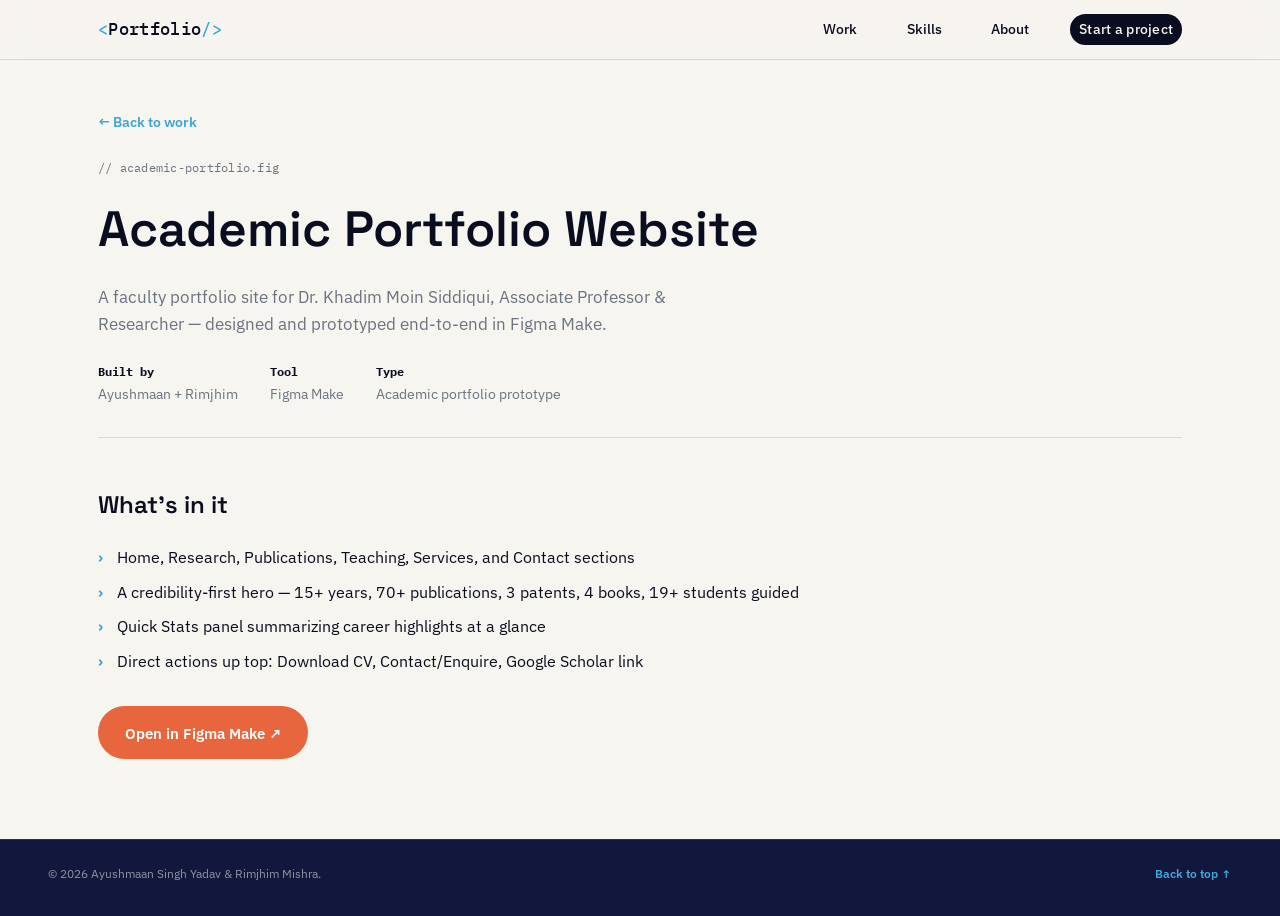
<file: academic-portfolio.html>
<!DOCTYPE html>
<html lang="en">
<head>
<meta charset="UTF-8">
<meta name="viewport" content="width=device-width, initial-scale=1.0">
<title>Academic Portfolio Website — Ayushmaan & Rimjhim</title>
<link rel="preconnect" href="https://fonts.googleapis.com">
<link rel="preconnect" href="https://fonts.gstatic.com" crossorigin>
<link href="https://fonts.googleapis.com/css2?family=Space+Grotesk:wght@400;500;600;700&family=IBM+Plex+Sans:wght@400;500;600&family=IBM+Plex+Mono:wght@400;500&display=swap" rel="stylesheet">
<link rel="stylesheet" href="./styles.css">
<link rel="stylesheet" href="project-detail.css">
</head>
<body>
<header class="nav">
  <div class="nav-inner">
    <a href="./index.html" class="nav-logo"><span class="logo-bracket">&lt;</span>Portfolio<span class="logo-bracket">/&gt;</span></a>
    <nav class="nav-links" aria-label="Primary">
      <a href="./index.html#work">Work</a>
      <a href="./index.html#skills">Skills</a>
      <a href="./index.html#about">About</a>
      <a href="./index.html#contact" class="nav-cta">Start a project</a>
    </nav>
  </div>
</header>
<main class="pd-main">
  <div class="pd-header">
    <a href="./index.html#work" class="pd-back">← Back to work</a>
    <p class="section-eyebrow">// academic-portfolio.fig</p>
    <h1 class="pd-title">Academic Portfolio Website</h1>
    <p class="pd-sub">A faculty portfolio site for Dr. Khadim Moin Siddiqui, Associate Professor &amp; Researcher — designed and prototyped end-to-end in Figma Make.</p>
    <div class="pd-meta">
      <span><strong>Built by</strong> Ayushmaan + Rimjhim</span>
      <span><strong>Tool</strong> Figma Make</span>
      <span><strong>Type</strong> Academic portfolio prototype</span>
    </div>
  </div>

  <div class="pd-details">
    <h2>What's in it</h2>
    <ul class="pd-points">
      <li>Home, Research, Publications, Teaching, Services, and Contact sections</li>
      <li>A credibility-first hero — 15+ years, 70+ publications, 3 patents, 4 books, 19+ students guided</li>
      <li>Quick Stats panel summarizing career highlights at a glance</li>
      <li>Direct actions up top: Download CV, Contact/Enquire, Google Scholar link</li>
    </ul>

    <div class="pd-links">
      <a href="https://www.figma.com/make/LXlVjL3fqj3hILdHtEgqu2/Academic-Portfolio-Website?t=yTpedvtDYh0oiaF1-6" target="_blank" rel="noopener noreferrer" class="btn btn-primary">Open in Figma Make ↗</a>
    </div>
  </div>
</main>
<footer class="footer">
  <p>© <span id="year"></span> Ayushmaan Singh Yadav &amp; Rimjhim Mishra.</p>
  <a href="./index.html#top" class="footer-top">Back to top ↑</a>
</footer>
<script>document.getElementById('year').textContent = new Date().getFullYear();</script>
</body>
</html>
</file>
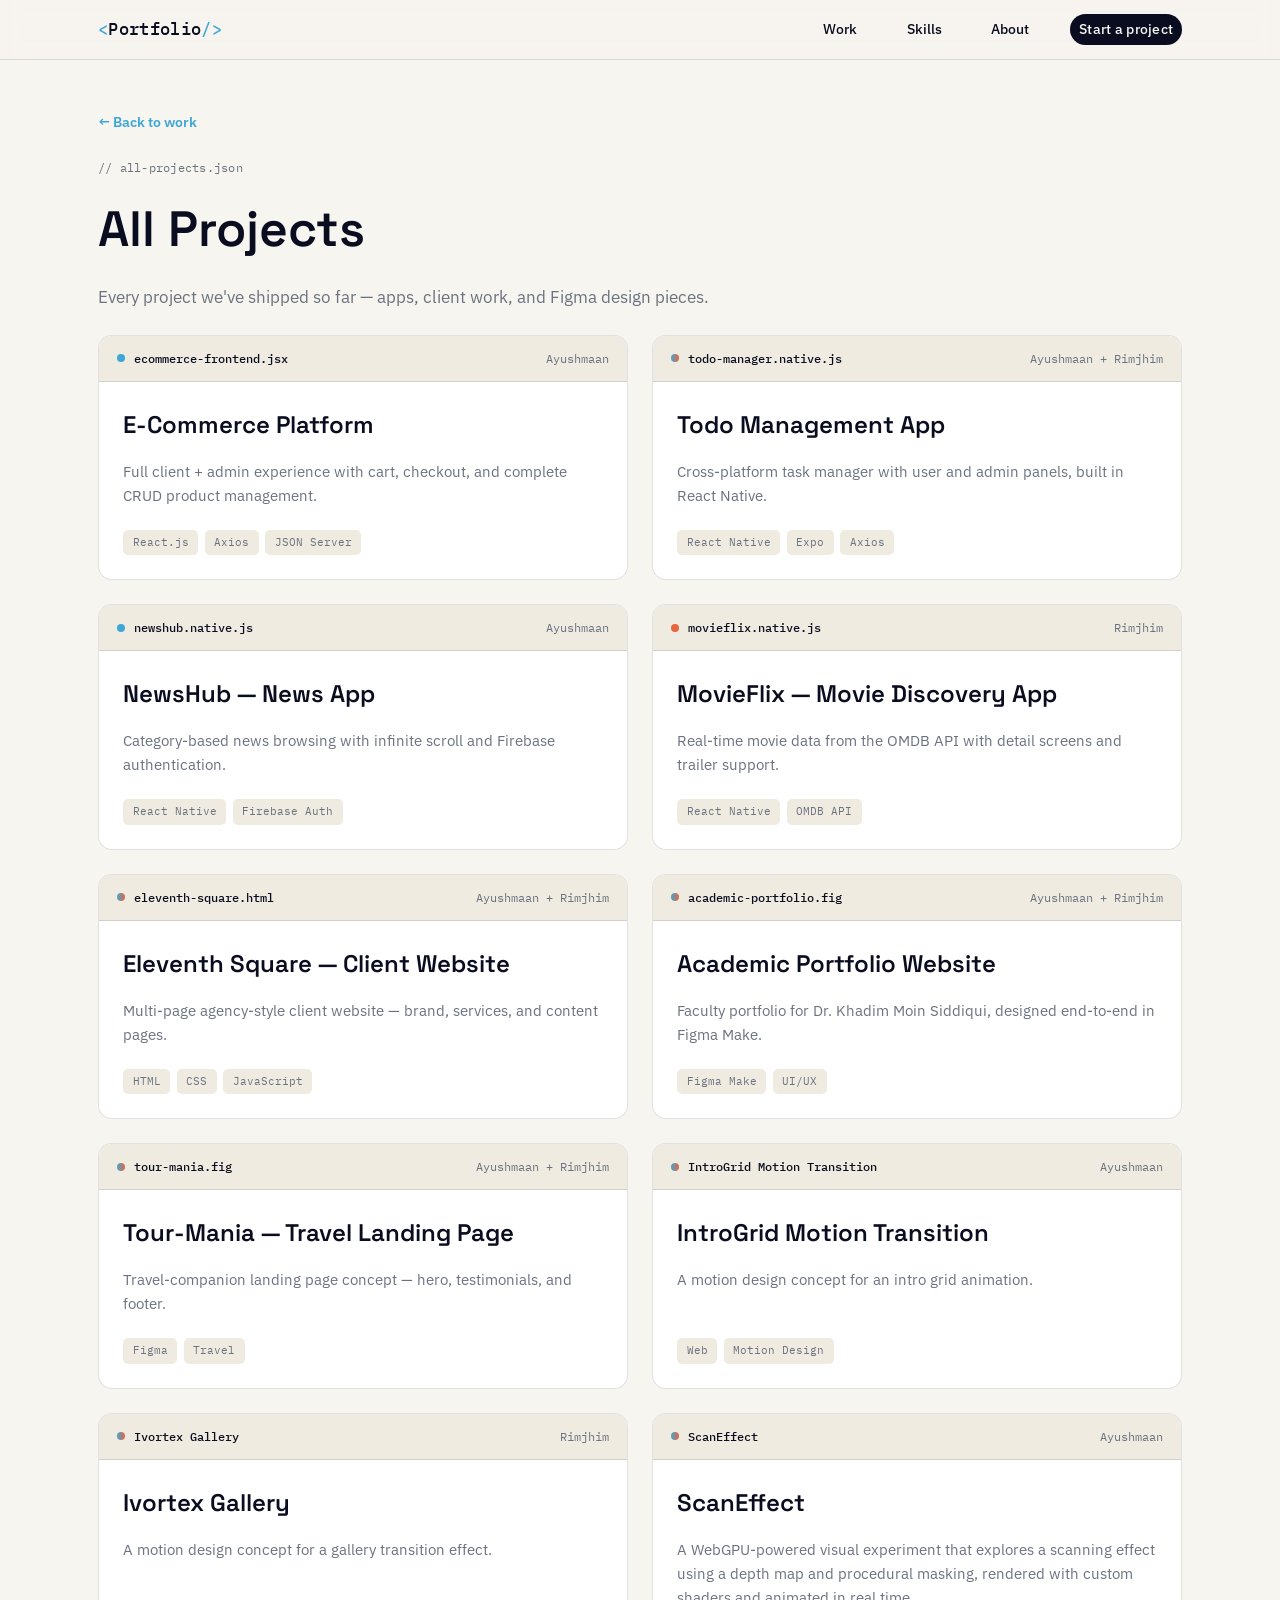
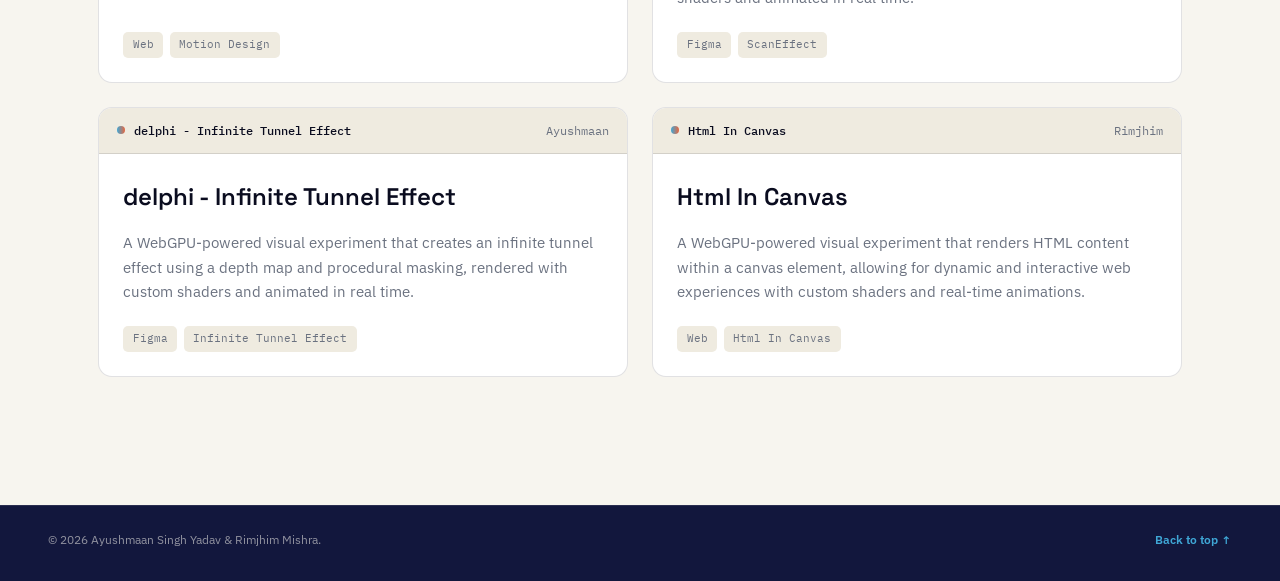
<file: all-projects.html>
<!doctype html>
<html lang="en">
  <head>
    <meta charset="UTF-8" />
    <meta name="viewport" content="width=device-width, initial-scale=1.0" />
    <title>All Projects — Ayushmaan & Rimjhim</title>
    <link rel="preconnect" href="https://fonts.googleapis.com" />
    <link rel="preconnect" href="https://fonts.gstatic.com" crossorigin />
    <link
      href="https://fonts.googleapis.com/css2?family=Space+Grotesk:wght@400;500;600;700&family=IBM+Plex+Sans:wght@400;500;600&family=IBM+Plex+Mono:wght@400;500&display=swap"
      rel="stylesheet"
    />
    <link rel="stylesheet" href="./styles.css" />
    <link rel="stylesheet" href="project-detail.css" />
  </head>
  <body>
    <header class="nav">
      <div class="nav-inner">
        <a href="./index.html" class="nav-logo"
          ><span class="logo-bracket">&lt;</span>Portfolio<span
            class="logo-bracket"
            >/&gt;</span
          ></a
        >
        <nav class="nav-links" aria-label="Primary">
          <a href="./index.html#work">Work</a>
          <a href="./index.html#skills">Skills</a>
          <a href="./index.html#about">About</a>
          <a href="./index.html#contact" class="nav-cta">Start a project</a>
        </nav>
      </div>
    </header>

    <main class="pd-main">
      <div class="pd-header">
        <a href="./index.html#work" class="pd-back">← Back to work</a>
        <p class="section-eyebrow">// all-projects.json</p>
        <h1 class="pd-title">All Projects</h1>
        <p class="pd-sub">
          Every project we've shipped so far — apps, client work, and Figma
          design pieces.
        </p>
      </div>

      <div
        class="project-grid"
        id="allProjectGrid"
        style="max-width: none; padding: 0; margin: 0 0 3rem"
      >
        <a class="project-card" href="ecommerce.html">
          <div class="project-tab">
            <span class="tab-dot dot-ay" aria-hidden="true"></span>
            <span class="tab-filename">ecommerce-frontend.jsx</span>
            <span class="tab-author">Ayushmaan</span>
          </div>
          <div class="project-body">
            <h3 class="project-title">E-Commerce Platform</h3>
            <p class="project-desc">
              Full client + admin experience with cart, checkout, and complete
              CRUD product management.
            </p>
            <div class="project-tags">
              <span>React.js</span><span>Axios</span><span>JSON Server</span>
            </div>
          </div>
        </a>

        <a class="project-card" href="todo.html">
          <div class="project-tab">
            <span class="tab-dot dot-both" aria-hidden="true"></span>
            <span class="tab-filename">todo-manager.native.js</span>
            <span class="tab-author">Ayushmaan + Rimjhim</span>
          </div>
          <div class="project-body">
            <h3 class="project-title">Todo Management App</h3>
            <p class="project-desc">
              Cross-platform task manager with user and admin panels, built in
              React Native.
            </p>
            <div class="project-tags">
              <span>React Native</span><span>Expo</span><span>Axios</span>
            </div>
          </div>
        </a>

        <a class="project-card" href="newshub.html">
          <div class="project-tab">
            <span class="tab-dot dot-ay" aria-hidden="true"></span>
            <span class="tab-filename">newshub.native.js</span>
            <span class="tab-author">Ayushmaan</span>
          </div>
          <div class="project-body">
            <h3 class="project-title">NewsHub — News App</h3>
            <p class="project-desc">
              Category-based news browsing with infinite scroll and Firebase
              authentication.
            </p>
            <div class="project-tags">
              <span>React Native</span><span>Firebase Auth</span>
            </div>
          </div>
        </a>

        <a class="project-card" href="movieflix.html">
          <div class="project-tab">
            <span class="tab-dot dot-rm" aria-hidden="true"></span>
            <span class="tab-filename">movieflix.native.js</span>
            <span class="tab-author">Rimjhim</span>
          </div>
          <div class="project-body">
            <h3 class="project-title">MovieFlix — Movie Discovery App</h3>
            <p class="project-desc">
              Real-time movie data from the OMDB API with detail screens and
              trailer support.
            </p>
            <div class="project-tags">
              <span>React Native</span><span>OMDB API</span>
            </div>
          </div>
        </a>

        <a class="project-card" href="eleventhsquare.html">
          <div class="project-tab">
            <span class="tab-dot dot-both" aria-hidden="true"></span>
            <span class="tab-filename">eleventh-square.html</span>
            <span class="tab-author">Ayushmaan + Rimjhim</span>
          </div>
          <div class="project-body">
            <h3 class="project-title">Eleventh Square — Client Website</h3>
            <p class="project-desc">
              Multi-page agency-style client website — brand, services, and
              content pages.
            </p>
            <div class="project-tags">
              <span>HTML</span><span>CSS</span><span>JavaScript</span>
            </div>
          </div>
        </a>

        <a class="project-card" href="academic-portfolio.html">
          <div class="project-tab">
            <span class="tab-dot dot-both" aria-hidden="true"></span>
            <span class="tab-filename">academic-portfolio.fig</span>
            <span class="tab-author">Ayushmaan + Rimjhim</span>
          </div>
          <div class="project-body">
            <h3 class="project-title">Academic Portfolio Website</h3>
            <p class="project-desc">
              Faculty portfolio for Dr. Khadim Moin Siddiqui, designed
              end-to-end in Figma Make.
            </p>
            <div class="project-tags">
              <span>Figma Make</span><span>UI/UX</span>
            </div>
          </div>
        </a>

        <a class="project-card" href="figma-design.html">
          <div class="project-tab">
            <span class="tab-dot dot-both" aria-hidden="true"></span>
            <span class="tab-filename">tour-mania.fig</span>
            <span class="tab-author">Ayushmaan + Rimjhim</span>
          </div>
          <div class="project-body">
            <h3 class="project-title">Tour-Mania — Travel Landing Page</h3>
            <p class="project-desc">
              Travel-companion landing page concept — hero, testimonials, and
              footer.
            </p>
            <div class="project-tags">
              <span>Figma</span><span>Travel</span>
            </div>
          </div>
        </a>


        <a class="project-card" href="IntroGrid.html">
          <div class="project-tab">
            <span class="tab-dot dot-both" aria-hidden="true"></span>
            <span class="tab-filename">IntroGrid Motion Transition</span>
            <span class="tab-author">Ayushmaan</span>
          </div>
          <div class="project-body">
            <h3 class="project-title">IntroGrid Motion Transition</h3>
            <p class="project-desc">
              A motion design concept for an intro grid animation.
            </p>
            <div class="project-tags">
              <span>Web</span><span>Motion Design</span>
            </div>
          </div>
        </a>

        <a class="project-card" href="Ivortex-Gallery.html">
          <div class="project-tab">
            <span class="tab-dot dot-both" aria-hidden="true"></span>
            <span class="tab-filename">Ivortex Gallery</span>
            <span class="tab-author">Rimjhim</span>
          </div>
          <div class="project-body">
            <h3 class="project-title">Ivortex Gallery</h3>
            <p class="project-desc">
                A motion design concept for a gallery transition effect.
            </p>
            <div class="project-tags">
              <span>Web</span><span>Motion Design</span>
            </div>
          </div>
        </a>


        <a class="project-card" href="ScanEffect.html">
          <div class="project-tab">
            <span class="tab-dot dot-both" aria-hidden="true"></span>
            <span class="tab-filename">ScanEffect</span>
            <span class="tab-author">Ayushmaan</span>
          </div>
          <div class="project-body">
            <h3 class="project-title">ScanEffect</h3>
            <p class="project-desc">
                A WebGPU-powered visual experiment that explores a scanning effect using a depth map and procedural masking, rendered with custom shaders and animated in real time.
            </p>
            <div class="project-tags">
              <span>Figma</span><span>ScanEffect</span>
            </div>
          </div>
        </a>


        <a class="project-card" href="delphi.html">
          <div class="project-tab">
            <span class="tab-dot dot-both" aria-hidden="true"></span>
            <span class="tab-filename">delphi - Infinite Tunnel Effect </span>
            <span class="tab-author">Ayushmaan</span>
          </div>
          <div class="project-body">
            <h3 class="project-title">delphi - Infinite Tunnel Effect </h3>
            <p class="project-desc">
                A WebGPU-powered visual experiment that creates an infinite tunnel effect using a depth map and procedural masking, rendered with custom shaders and animated in real time.
            </p>
            <div class="project-tags">
              <span>Figma</span><span>Infinite Tunnel Effect</span>
            </div>
          </div>
        </a>


        <a class="project-card" href="Canvas.html">
          <div class="project-tab">
            <span class="tab-dot dot-both" aria-hidden="true"></span>
            <span class="tab-filename">Html In Canvas</span>
            <span class="tab-author">Rimjhim</span>
          </div>
          <div class="project-body">
            <h3 class="project-title">Html In Canvas</h3>
            <p class="project-desc">
                A WebGPU-powered visual experiment that renders HTML content within a canvas element, allowing for dynamic and interactive web experiences with custom shaders and real-time animations.
            </p>
            <div class="project-tags">
              <span>Web</span><span>Html In Canvas</span>
            </div>
          </div>
        </a>
      </div>
    </main>

    <footer class="footer">
      <p>
        © <span id="year"></span> Ayushmaan Singh Yadav &amp; Rimjhim Mishra.
      </p>
      <a href="./index.html#top" class="footer-top">Back to top ↑</a>
    </footer>
    <script>
      document.getElementById("year").textContent = new Date().getFullYear();
    </script>
  </body>
</html>
</file>
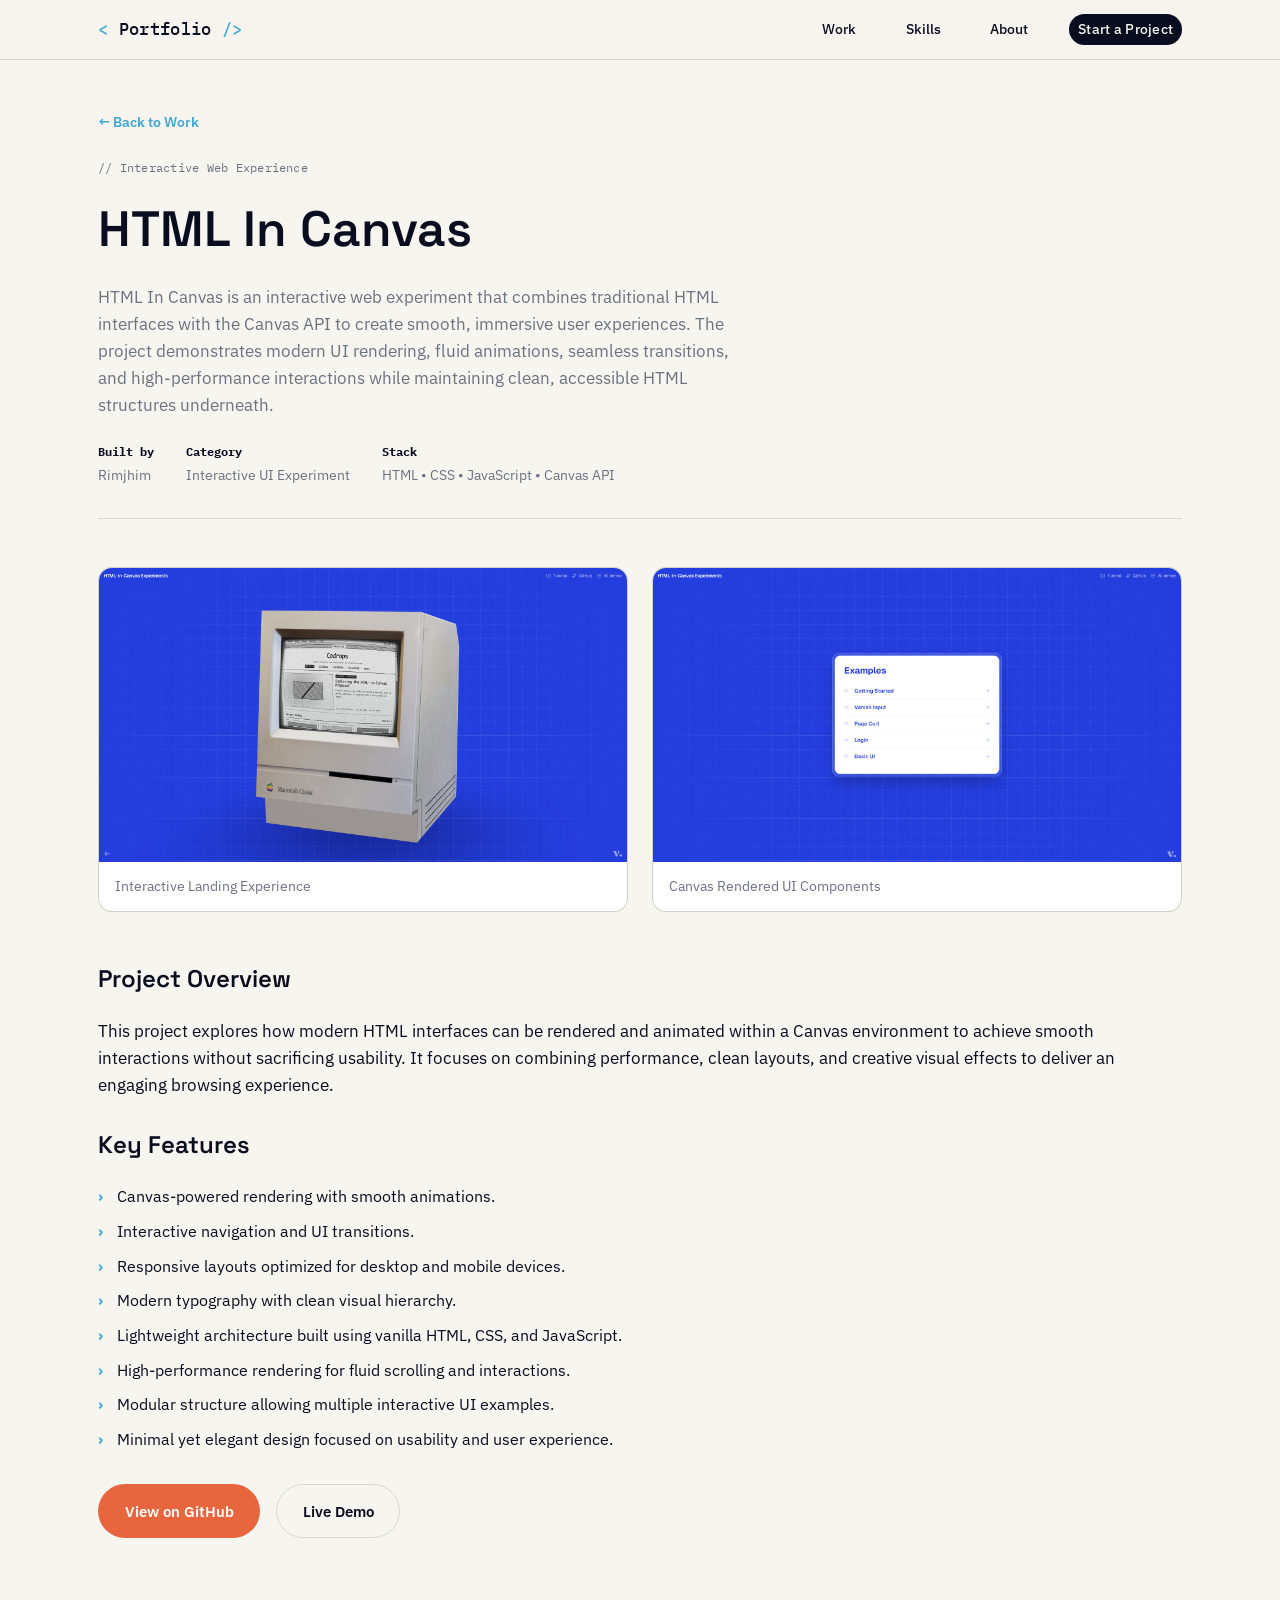
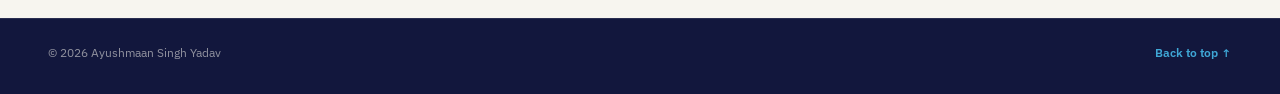
<file: Canvas.html>
<!doctype html>
<html lang="en">
  <head>
    <meta charset="UTF-8" />
    <meta name="viewport" content="width=device-width, initial-scale=1.0" />
    <title>HTML In Canvas — Rimjhim</title>

    <link rel="preconnect" href="https://fonts.googleapis.com" />
    <link rel="preconnect" href="https://fonts.gstatic.com" crossorigin />

    <link
      href="https://fonts.googleapis.com/css2?family=Space+Grotesk:wght@400;500;600;700&family=IBM+Plex+Sans:wght@400;500;600&family=IBM+Plex+Mono:wght@400;500&display=swap"
      rel="stylesheet"
    />

    <link rel="stylesheet" href="./styles.css" />
    <link rel="stylesheet" href="project-detail.css" />
  </head>

  <body>
    <header class="nav">
      <div class="nav-inner">
        <a href="./index.html" class="nav-logo">
          <span class="logo-bracket">&lt;</span>
          Portfolio
          <span class="logo-bracket">/&gt;</span>
        </a>

        <nav class="nav-links">
          <a href="./index.html#work">Work</a>
          <a href="./index.html#skills">Skills</a>
          <a href="./index.html#about">About</a>
          <a href="./index.html#contact" class="nav-cta"> Start a Project </a>
        </nav>
      </div>
    </header>

    <main class="pd-main">
      <div class="pd-header">
        <a href="./index.html#work" class="pd-back"> ← Back to Work </a>

        <p class="section-eyebrow">// Interactive Web Experience</p>

        <h1 class="pd-title">HTML In Canvas</h1>

        <p class="pd-sub">
          HTML In Canvas is an interactive web experiment that combines
          traditional HTML interfaces with the Canvas API to create smooth,
          immersive user experiences. The project demonstrates modern UI
          rendering, fluid animations, seamless transitions, and
          high-performance interactions while maintaining clean, accessible HTML
          structures underneath.
        </p>

        <div class="pd-meta">
          <span>
            <strong>Built by</strong>
            Rimjhim
          </span>

          <span>
            <strong>Category</strong>
            Interactive UI Experiment
          </span>

          <span>
            <strong>Stack</strong>
            HTML • CSS • JavaScript • Canvas API
          </span>
        </div>
      </div>

      <div class="pd-gallery">
        <figure class="pd-shot">
          <img
            src="canvas1.png"
            alt="Landing Page"
            onerror="this.parentElement.classList.add('img-missing')"
          />

          <figcaption>Interactive Landing Experience</figcaption>
        </figure>

        <figure class="pd-shot">
          <img
            src="canvas2.png"
            alt="Canvas Examples"
            onerror="this.parentElement.classList.add('img-missing')"
          />

          <figcaption>Canvas Rendered UI Components</figcaption>
        </figure>
      </div>

      <div class="pd-details">
        <h2>Project Overview</h2>

        <p>
          This project explores how modern HTML interfaces can be rendered and
          animated within a Canvas environment to achieve smooth interactions
          without sacrificing usability. It focuses on combining performance,
          clean layouts, and creative visual effects to deliver an engaging
          browsing experience.
        </p>

        <br />

        <h2>Key Features</h2>

        <ul class="pd-points">
          <li>Canvas-powered rendering with smooth animations.</li>

          <li>Interactive navigation and UI transitions.</li>

          <li>Responsive layouts optimized for desktop and mobile devices.</li>

          <li>Modern typography with clean visual hierarchy.</li>

          <li>
            Lightweight architecture built using vanilla HTML, CSS, and
            JavaScript.
          </li>

          <li>
            High-performance rendering for fluid scrolling and interactions.
          </li>

          <li>Modular structure allowing multiple interactive UI examples.</li>

          <li>
            Minimal yet elegant design focused on usability and user experience.
          </li>
        </ul>

        <div class="pd-links">
          <a
            href="https://github.com/motiontx/html-in-canvas/tree/main"
            target="_blank"
            rel="noopener noreferrer"
            class="btn btn-primary"
          >
            View on GitHub
          </a>

          <a
            href="https://html-in-canvas.vercel.app/"
            target="_blank"
            rel="noopener noreferrer"
            class="btn btn-ghost-light"
          >
            Live Demo
          </a>
        </div>
      </div>
    </main>

    <footer class="footer">
      <p>© <span id="year"></span> Ayushmaan Singh Yadav</p>

      <a href="./index.html#top" class="footer-top"> Back to top ↑ </a>
    </footer>

    <script>
      document.getElementById("year").textContent = new Date().getFullYear();
    </script>
  </body>
</html>
</file>
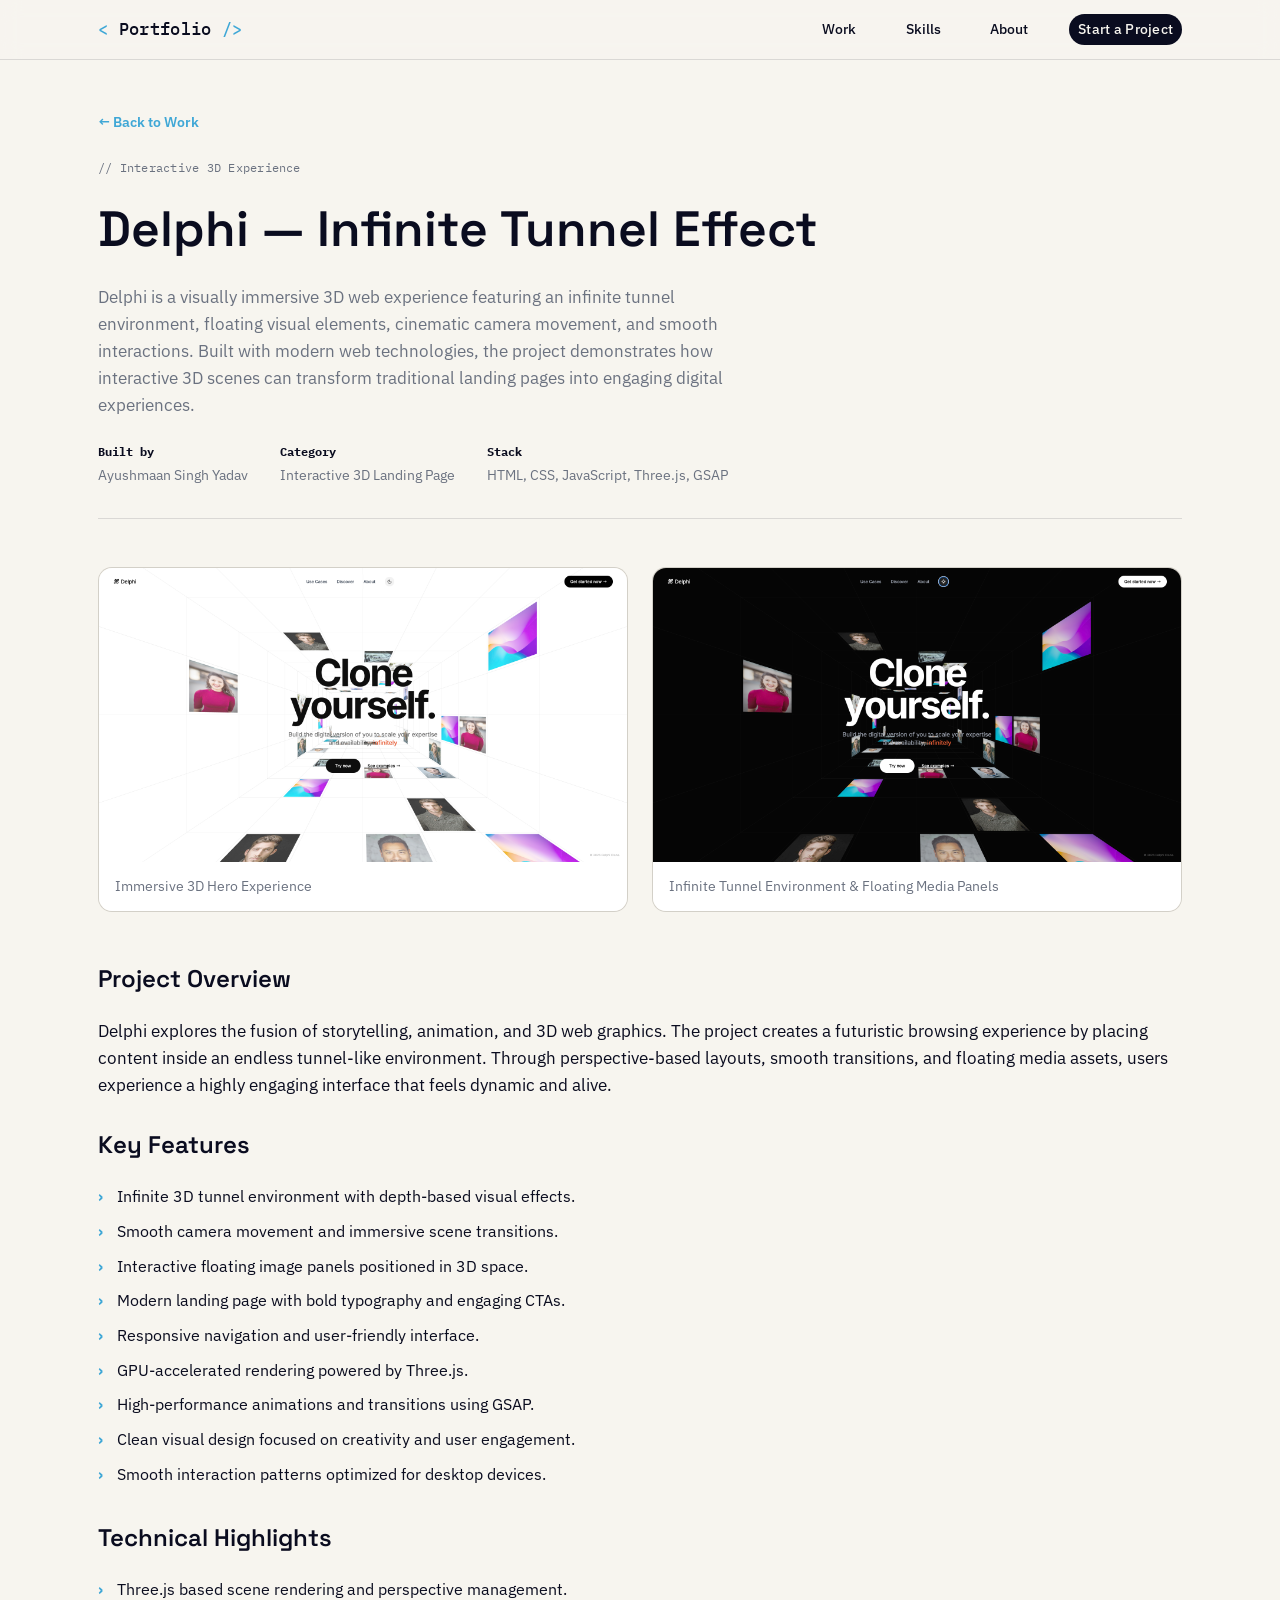
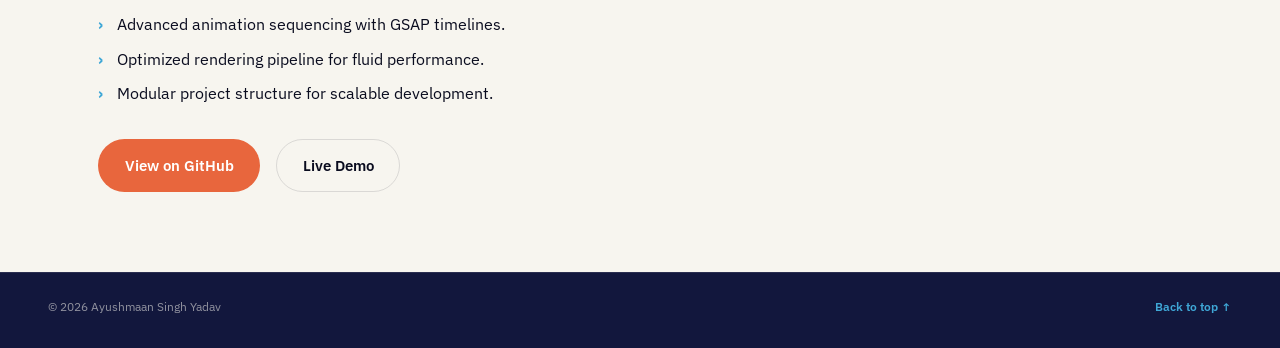
<file: delphi.html>
<!doctype html>
<html lang="en">
  <head>
    <meta charset="UTF-8" />
    <meta name="viewport" content="width=device-width, initial-scale=1.0" />

    <title>Delphi — Infinite Tunnel Effect | Ayushmaan Singh Yadav</title>

    <link rel="preconnect" href="https://fonts.googleapis.com" />
    <link rel="preconnect" href="https://fonts.gstatic.com" crossorigin />

    <link
      href="https://fonts.googleapis.com/css2?family=Space+Grotesk:wght@400;500;600;700&family=IBM+Plex+Sans:wght@400;500;600&family=IBM+Plex+Mono:wght@400;500&display=swap"
      rel="stylesheet"
    />

    <link rel="stylesheet" href="./styles.css" />
    <link rel="stylesheet" href="project-detail.css" />
  </head>

  <body>
    <header class="nav">
      <div class="nav-inner">
        <a href="./index.html" class="nav-logo">
          <span class="logo-bracket">&lt;</span>
          Portfolio
          <span class="logo-bracket">/&gt;</span>
        </a>

        <nav class="nav-links" aria-label="Primary">
          <a href="./index.html#work">Work</a>
          <a href="./index.html#skills">Skills</a>
          <a href="./index.html#about">About</a>
          <a href="./index.html#contact" class="nav-cta"> Start a Project </a>
        </nav>
      </div>
    </header>

    <main class="pd-main">
      <div class="pd-header">
        <a href="./index.html#work" class="pd-back"> ← Back to Work </a>

        <p class="section-eyebrow">// Interactive 3D Experience</p>

        <h1 class="pd-title">Delphi — Infinite Tunnel Effect</h1>

        <p class="pd-sub">
          Delphi is a visually immersive 3D web experience featuring an infinite
          tunnel environment, floating visual elements, cinematic camera
          movement, and smooth interactions. Built with modern web technologies,
          the project demonstrates how interactive 3D scenes can transform
          traditional landing pages into engaging digital experiences.
        </p>

        <div class="pd-meta">
          <span>
            <strong>Built by</strong>
            Ayushmaan Singh Yadav
          </span>

          <span>
            <strong>Category</strong>
            Interactive 3D Landing Page
          </span>

          <span>
            <strong>Stack</strong>
            HTML, CSS, JavaScript, Three.js, GSAP
          </span>
        </div>
      </div>

      <div class="pd-gallery">
        <figure class="pd-shot">
          <img
            src="Delphi1.png"
            alt="Delphi Hero Section"
            onerror="this.parentElement.classList.add('img-missing')"
          />

          <figcaption>Immersive 3D Hero Experience</figcaption>
        </figure>

        <figure class="pd-shot">
          <img
            src="Delphi2.png"
            alt="Infinite Tunnel Interface"
            onerror="this.parentElement.classList.add('img-missing')"
          />

          <figcaption>
            Infinite Tunnel Environment & Floating Media Panels
          </figcaption>
        </figure>
      </div>

      <div class="pd-details">
        <h2>Project Overview</h2>

        <p>
          Delphi explores the fusion of storytelling, animation, and 3D web
          graphics. The project creates a futuristic browsing experience by
          placing content inside an endless tunnel-like environment. Through
          perspective-based layouts, smooth transitions, and floating media
          assets, users experience a highly engaging interface that feels
          dynamic and alive.
        </p>

        <br />

        <h2>Key Features</h2>

        <ul class="pd-points">
          <li>
            Infinite 3D tunnel environment with depth-based visual effects.
          </li>

          <li>Smooth camera movement and immersive scene transitions.</li>

          <li>Interactive floating image panels positioned in 3D space.</li>

          <li>Modern landing page with bold typography and engaging CTAs.</li>

          <li>Responsive navigation and user-friendly interface.</li>

          <li>GPU-accelerated rendering powered by Three.js.</li>

          <li>High-performance animations and transitions using GSAP.</li>

          <li>
            Clean visual design focused on creativity and user engagement.
          </li>

          <li>Smooth interaction patterns optimized for desktop devices.</li>
        </ul>

        <h2>Technical Highlights</h2>

        <ul class="pd-points">
          <li>Three.js based scene rendering and perspective management.</li>

          <li>Advanced animation sequencing with GSAP timelines.</li>

          <li>Optimized rendering pipeline for fluid performance.</li>

          <li>Modular project structure for scalable development.</li>
        </ul>

        <div class="pd-links">
          <a
            href="https://github.com/thebuggeddev/delphi"
            target="_blank"
            rel="noopener noreferrer"
            class="btn btn-primary"
          >
            View on GitHub
          </a>

          <a
            href="https://delphi-three.vercel.app/"
            target="_blank"
            rel="noopener noreferrer"
            class="btn btn-ghost-light"
          >
            Live Demo
          </a>
        </div>
      </div>
    </main>

    <footer class="footer">
      <p>© <span id="year"></span> Ayushmaan Singh Yadav</p>

      <a href="./index.html#top" class="footer-top"> Back to top ↑ </a>
    </footer>

    <script>
      document.getElementById("year").textContent = new Date().getFullYear();
    </script>
  </body>
</html>
</file>
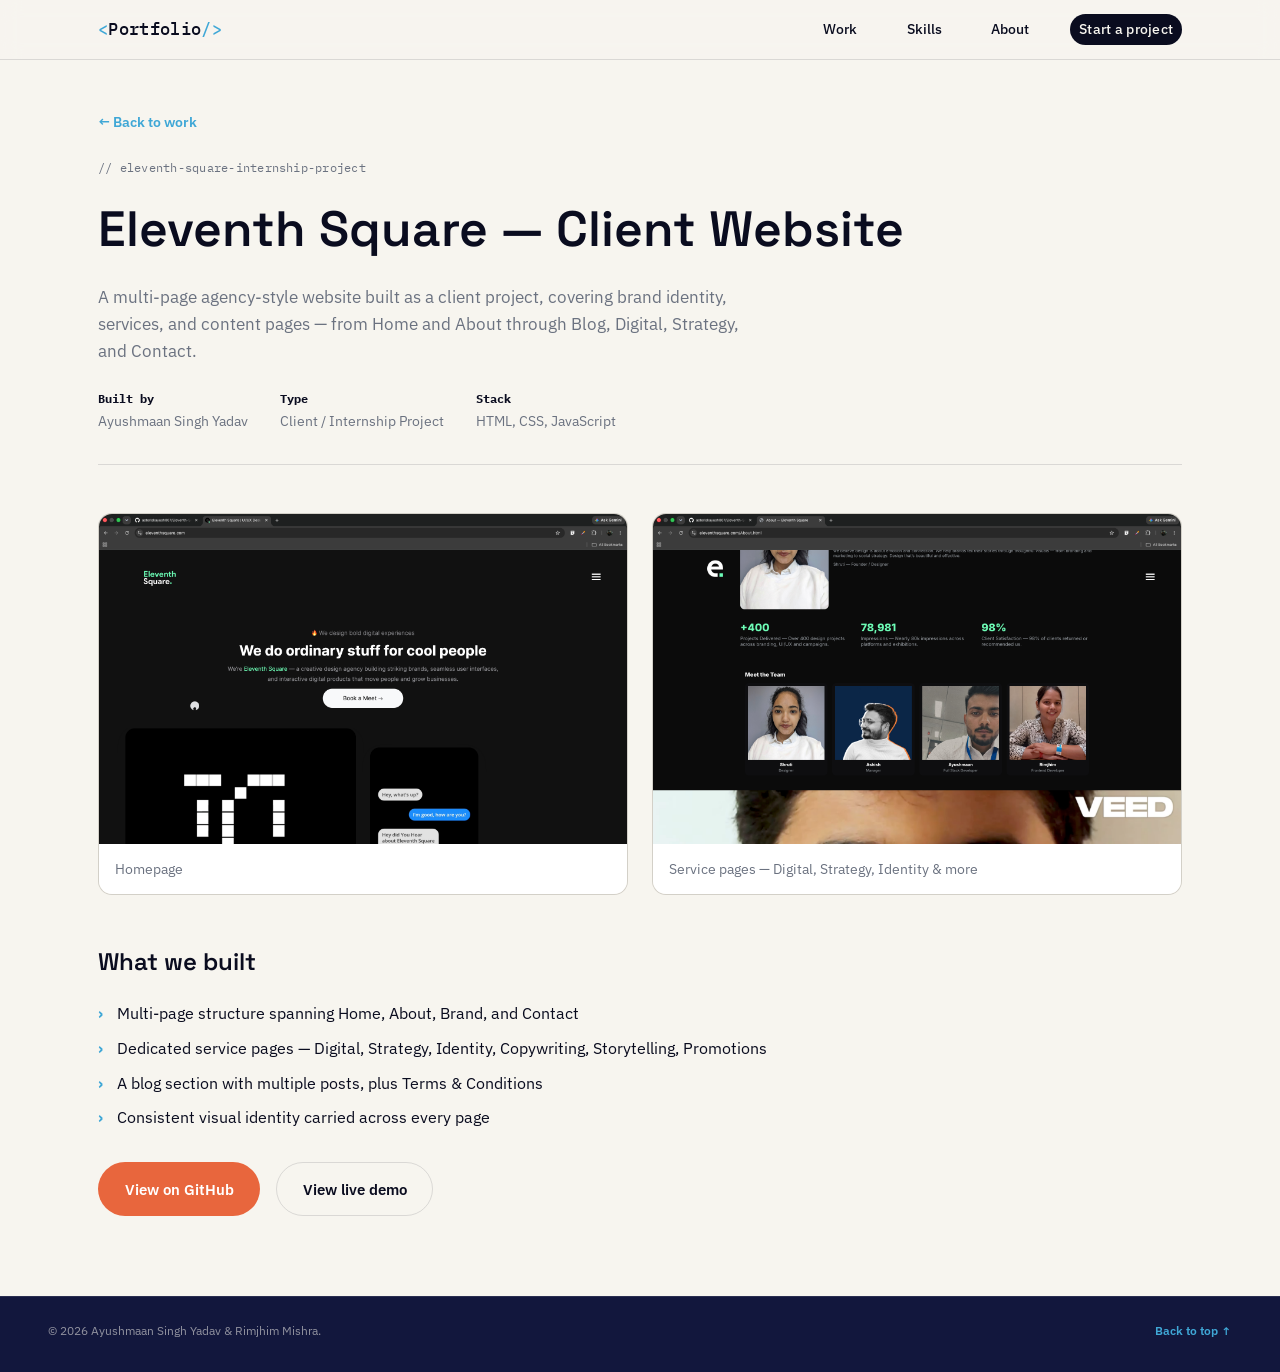
<file: eleventhsquare.html>
<!DOCTYPE html>
<html lang="en">
<head>
<meta charset="UTF-8">
<meta name="viewport" content="width=device-width, initial-scale=1.0">
<title>Eleventh Square — Ayushmaan & Rimjhim</title>
<link rel="preconnect" href="https://fonts.googleapis.com">
<link rel="preconnect" href="https://fonts.gstatic.com" crossorigin>
<link href="https://fonts.googleapis.com/css2?family=Space+Grotesk:wght@400;500;600;700&family=IBM+Plex+Sans:wght@400;500;600&family=IBM+Plex+Mono:wght@400;500&display=swap" rel="stylesheet">
<link rel="stylesheet" href="./styles.css">
<link rel="stylesheet" href="project-detail.css">
</head>
<body>
<header class="nav">
  <div class="nav-inner">
    <a href="./index.html" class="nav-logo"><span class="logo-bracket">&lt;</span>Portfolio<span class="logo-bracket">/&gt;</span></a>
    <nav class="nav-links" aria-label="Primary">
      <a href="./index.html#work">Work</a>
      <a href="./index.html#skills">Skills</a>
      <a href="./index.html#about">About</a>
      <a href="./index.html#contact" class="nav-cta">Start a project</a>
    </nav>
  </div>
</header>
<main class="pd-main">
  <div class="pd-header">
    <a href="./index.html#work" class="pd-back">← Back to work</a>
    <p class="section-eyebrow">// eleventh-square-internship-project</p>
    <h1 class="pd-title">Eleventh Square — Client Website</h1>
    <p class="pd-sub">A multi-page agency-style website built as a client project, covering brand identity, services, and content pages — from Home and About through Blog, Digital, Strategy, and Contact.</p>
    <div class="pd-meta">
      <span><strong>Built by</strong> Ayushmaan Singh Yadav</span>
      <span><strong>Type</strong> Client / Internship Project</span>
      <span><strong>Stack</strong> HTML, CSS, JavaScript</span>
    </div>
  </div>
  <div class="pd-gallery">
    <figure class="pd-shot">
      <img src="El1.png" alt="Eleventh Square — homepage" onerror="this.parentElement.classList.add('img-missing')">
      <figcaption>Homepage</figcaption>
    </figure>
    <figure class="pd-shot">
      <img src="El2.png" alt="Eleventh Square — service pages" onerror="this.parentElement.classList.add('img-missing')">
      <figcaption>Service pages — Digital, Strategy, Identity &amp; more</figcaption>
    </figure>
  </div>
  <div class="pd-details">
    <h2>What we built</h2>
    <ul class="pd-points">
      <li>Multi-page structure spanning Home, About, Brand, and Contact</li>
      <li>Dedicated service pages — Digital, Strategy, Identity, Copywriting, Storytelling, Promotions</li>
      <li>A blog section with multiple posts, plus Terms &amp; Conditions</li>
      <li>Consistent visual identity carried across every page</li>
    </ul>
    <div class="pd-links">
      <a href="https://github.com/asteriskayush007/Eleventh-Square-Internship-Project" target="_blank" rel="noopener noreferrer" class="btn btn-primary">View on GitHub</a>
      <a href="https://eleventhsquare.com/" class="btn btn-ghost-light">View live demo</a>
    </div>
  </div>
</main>
<footer class="footer">
  <p>© <span id="year"></span> Ayushmaan Singh Yadav &amp; Rimjhim Mishra.</p>
  <a href="./index.html#top" class="footer-top">Back to top ↑</a>
</footer>
<script>document.getElementById('year').textContent = new Date().getFullYear();</script>
</body>
</html>
</file>
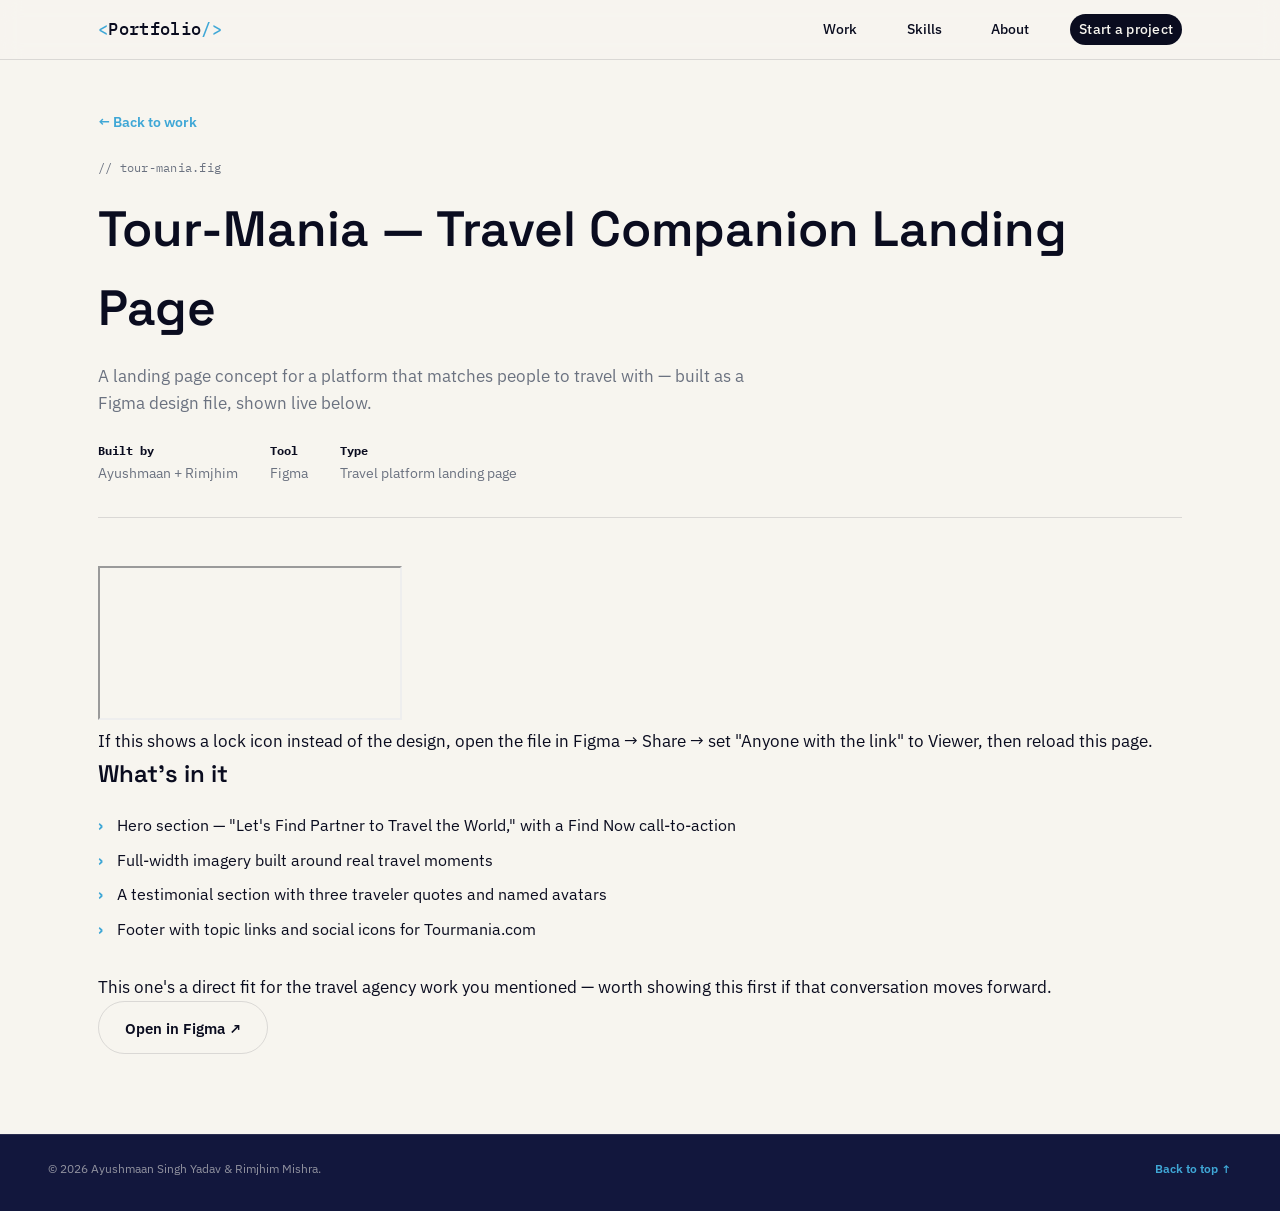
<file: figma-design.html>
<!doctype html>
<html lang="en">
  <head>
    <meta charset="UTF-8" />
    <meta name="viewport" content="width=device-width, initial-scale=1.0" />
    <title>Tour-Mania — Ayushmaan & Rimjhim</title>
    <link rel="preconnect" href="https://fonts.googleapis.com" />
    <link rel="preconnect" href="https://fonts.gstatic.com" crossorigin />
    <link
      href="https://fonts.googleapis.com/css2?family=Space+Grotesk:wght@400;500;600;700&family=IBM+Plex+Sans:wght@400;500;600&family=IBM+Plex+Mono:wght@400;500&display=swap"
      rel="stylesheet"
    />
    <link rel="stylesheet" href="./styles.css" />
    <link rel="stylesheet" href="project-detail.css" />
  </head>
  <body>
    <header class="nav">
      <div class="nav-inner">
        <a href="./index.html" class="nav-logo"
          ><span class="logo-bracket">&lt;</span>Portfolio<span
            class="logo-bracket"
            >/&gt;</span
          ></a
        >
        <nav class="nav-links" aria-label="Primary">
          <a href="./index.html#work">Work</a>
          <a href="./index.html#skills">Skills</a>
          <a href="./index.html#about">About</a>
          <a href="./index.html#contact" class="nav-cta">Start a project</a>
        </nav>
      </div>
    </header>
    <main class="pd-main">
      <div class="pd-header">
        <a href="./index.html#work" class="pd-back">← Back to work</a>
        <p class="section-eyebrow">// tour-mania.fig</p>
        <h1 class="pd-title">Tour-Mania — Travel Companion Landing Page</h1>
        <p class="pd-sub">
          A landing page concept for a platform that matches people to travel
          with — built as a Figma design file, shown live below.
        </p>
        <div class="pd-meta">
          <span><strong>Built by</strong> Ayushmaan + Rimjhim</span>
          <span><strong>Tool</strong> Figma</span>
          <span><strong>Type</strong> Travel platform landing page</span>
        </div>
      </div>

      <div class="pd-embed-wrap">
        <iframe
          src="https://embed.figma.com/design/X4D10tfngocgSNzEFOLQDi?embed-host=share"
          allowfullscreen
          title="Tour-Mania Figma design"
        ></iframe>
      </div>
      <p class="pd-embed-note">
        If this shows a lock icon instead of the design, open the file in Figma
        → Share → set "Anyone with the link" to Viewer, then reload this page.
      </p>

      <div class="pd-details">
        <h2>What's in it</h2>
        <ul class="pd-points">
          <li>
            Hero section — "Let's Find Partner to Travel the World," with a Find
            Now call-to-action
          </li>
          <li>Full-width imagery built around real travel moments</li>
          <li>
            A testimonial section with three traveler quotes and named avatars
          </li>
          <li>Footer with topic links and social icons for Tourmania.com</li>
        </ul>
        <p class="pd-todo-note">
          This one's a direct fit for the travel agency work you mentioned —
          worth showing this first if that conversation moves forward.
        </p>

        <div class="pd-links">
          <a
            href="https://www.figma.com/design/X4D10tfngocgSNzEFOLQDi/Untitled?node-id=0-1&t=Vek1a7Z3lXbe3Mdb-1"
            target="_blank"
            rel="noopener noreferrer"
            class="btn btn-ghost-light"
            >Open in Figma ↗</a
          >
        </div>
      </div>
    </main>
    <footer class="footer">
      <p>
        © <span id="year"></span> Ayushmaan Singh Yadav &amp; Rimjhim Mishra.
      </p>
      <a href="./index.html#top" class="footer-top">Back to top ↑</a>
    </footer>
    <script>
      document.getElementById("year").textContent = new Date().getFullYear();
    </script>
  </body>
</html>
</file>
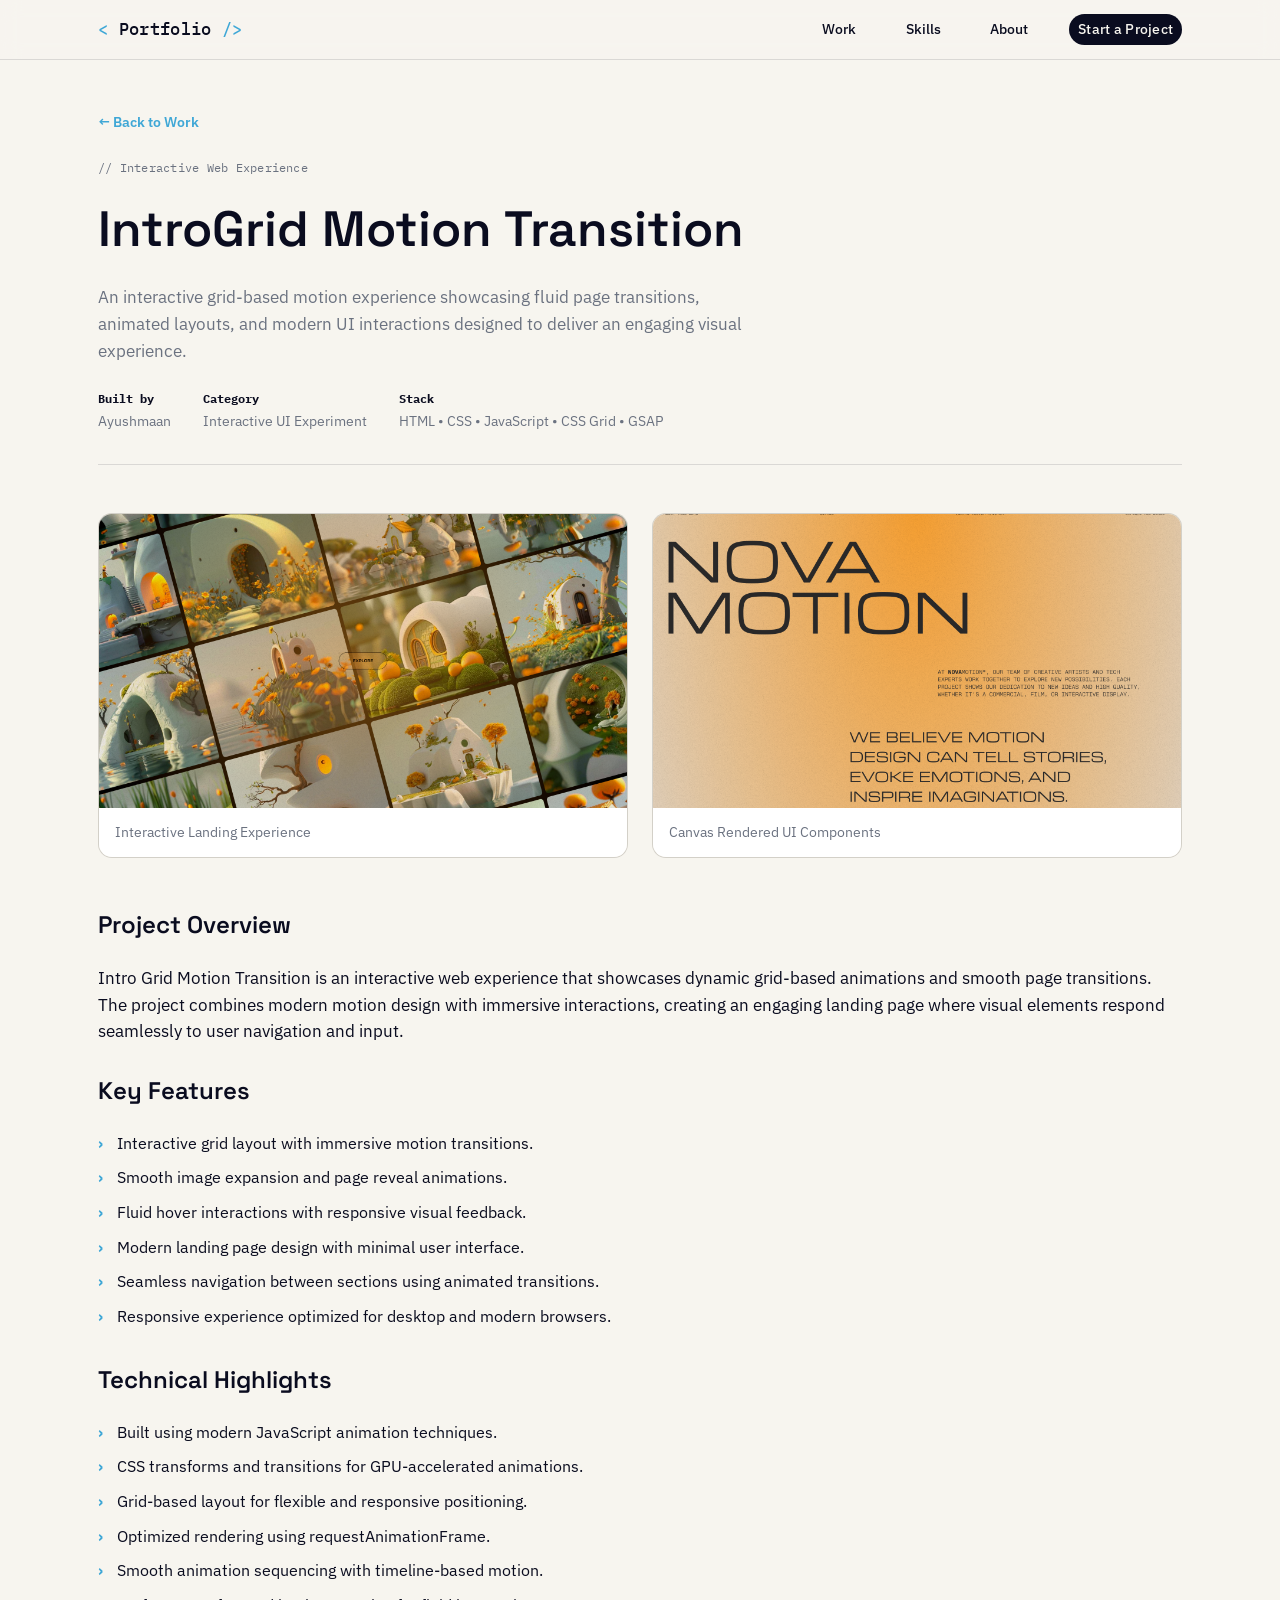
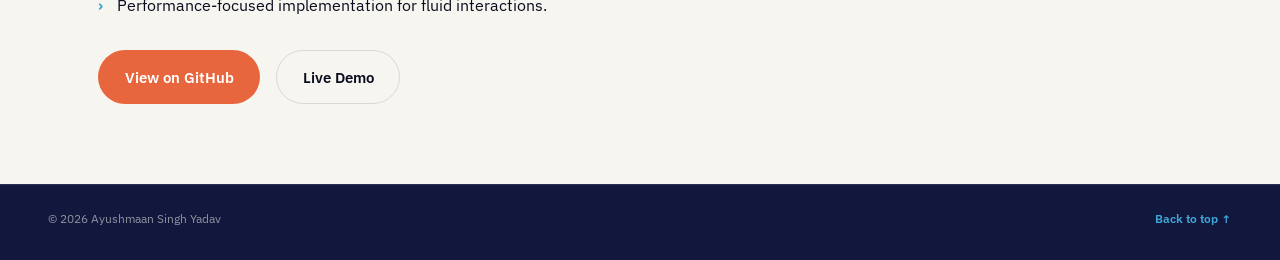
<file: IntroGrid.html>
<!doctype html>
<html lang="en">
  <head>
    <meta charset="UTF-8" />
    <meta name="viewport" content="width=device-width, initial-scale=1.0" />
    <title>IntroGrid Motion Transition — Ayushmaan</title>

    <link rel="preconnect" href="https://fonts.googleapis.com" />
    <link rel="preconnect" href="https://fonts.gstatic.com" crossorigin />

    <link
      href="https://fonts.googleapis.com/css2?family=Space+Grotesk:wght@400;500;600;700&family=IBM+Plex+Sans:wght@400;500;600&family=IBM+Plex+Mono:wght@400;500&display=swap"
      rel="stylesheet"
    />

    <link rel="stylesheet" href="./styles.css" />
    <link rel="stylesheet" href="project-detail.css" />
  </head>

  <body>
    <header class="nav">
      <div class="nav-inner">
        <a href="./index.html" class="nav-logo">
          <span class="logo-bracket">&lt;</span>
          Portfolio
          <span class="logo-bracket">/&gt;</span>
        </a>

        <nav class="nav-links">
          <a href="./index.html#work">Work</a>
          <a href="./index.html#skills">Skills</a>
          <a href="./index.html#about">About</a>
          <a href="./index.html#contact" class="nav-cta"> Start a Project </a>
        </nav>
      </div>
    </header>

    <main class="pd-main">
      <div class="pd-header">
        <a href="./index.html#work" class="pd-back"> ← Back to Work </a>

        <p class="section-eyebrow">// Interactive Web Experience</p>

        <h1 class="pd-title">IntroGrid Motion Transition</h1>

        <p class="pd-sub">
          An interactive grid-based motion experience showcasing fluid page
          transitions, animated layouts, and modern UI interactions designed to
          deliver an engaging visual experience.
        </p>

        <div class="pd-meta">
          <span>
            <strong>Built by</strong>
            Ayushmaan
          </span>

          <span>
            <strong>Category</strong>
            Interactive UI Experiment
          </span>

          <span>
            <strong>Stack</strong>
            HTML • CSS • JavaScript • CSS Grid • GSAP
          </span>
        </div>
      </div>

      <div class="pd-gallery">
        <figure class="pd-shot">
          <img
            src="IntroGrid1.png"
            alt="Landing Page"
            onerror="this.parentElement.classList.add('img-missing')"
          />

          <figcaption>Interactive Landing Experience</figcaption>
        </figure>

        <figure class="pd-shot">
          <img
            src="IntroGrid2.png"
            alt="Canvas Examples"
            onerror="this.parentElement.classList.add('img-missing')"
          />

          <figcaption>Canvas Rendered UI Components</figcaption>
        </figure>
      </div>

      <div class="pd-details">
        <h2>Project Overview</h2>

        <p>
          Intro Grid Motion Transition is an interactive web experience that
          showcases dynamic grid-based animations and smooth page transitions.
          The project combines modern motion design with immersive interactions,
          creating an engaging landing page where visual elements respond
          seamlessly to user navigation and input.
        </p>

        <br />

        <h2>Key Features</h2>

        <ul class="pd-points">
          <li>Interactive grid layout with immersive motion transitions.</li>
          <li>Smooth image expansion and page reveal animations.</li>
          <li>Fluid hover interactions with responsive visual feedback.</li>
          <li>Modern landing page design with minimal user interface.</li>
          <li>
            Seamless navigation between sections using animated transitions.
          </li>
          <li>
            Responsive experience optimized for desktop and modern browsers.
          </li>
        </ul>

        <h2>Technical Highlights</h2>

        <ul class="pd-points">
          <li>Built using modern JavaScript animation techniques.</li>
          <li>
            CSS transforms and transitions for GPU-accelerated animations.
          </li>
          <li>Grid-based layout for flexible and responsive positioning.</li>
          <li>Optimized rendering using requestAnimationFrame.</li>
          <li>Smooth animation sequencing with timeline-based motion.</li>
          <li>Performance-focused implementation for fluid interactions.</li>
        </ul>

        <div class="pd-links">
          <a
            href="https://github.com/codrops/IntroGridMotionTransition"
            target="_blank"
            rel="noopener noreferrer"
            class="btn btn-primary"
          >
            View on GitHub
          </a>

          <a
            href="https://tympanus.net/Development/IntroGridMotionTransition/"
            target="_blank"
            rel="noopener noreferrer"
            class="btn btn-ghost-light"
          >
            Live Demo
          </a>
        </div>
      </div>
    </main>

    <footer class="footer">
      <p>© <span id="year"></span> Ayushmaan Singh Yadav</p>

      <a href="./index.html#top" class="footer-top"> Back to top ↑ </a>
    </footer>

    <script>
      document.getElementById("year").textContent = new Date().getFullYear();
    </script>
  </body>
</html>
</file>
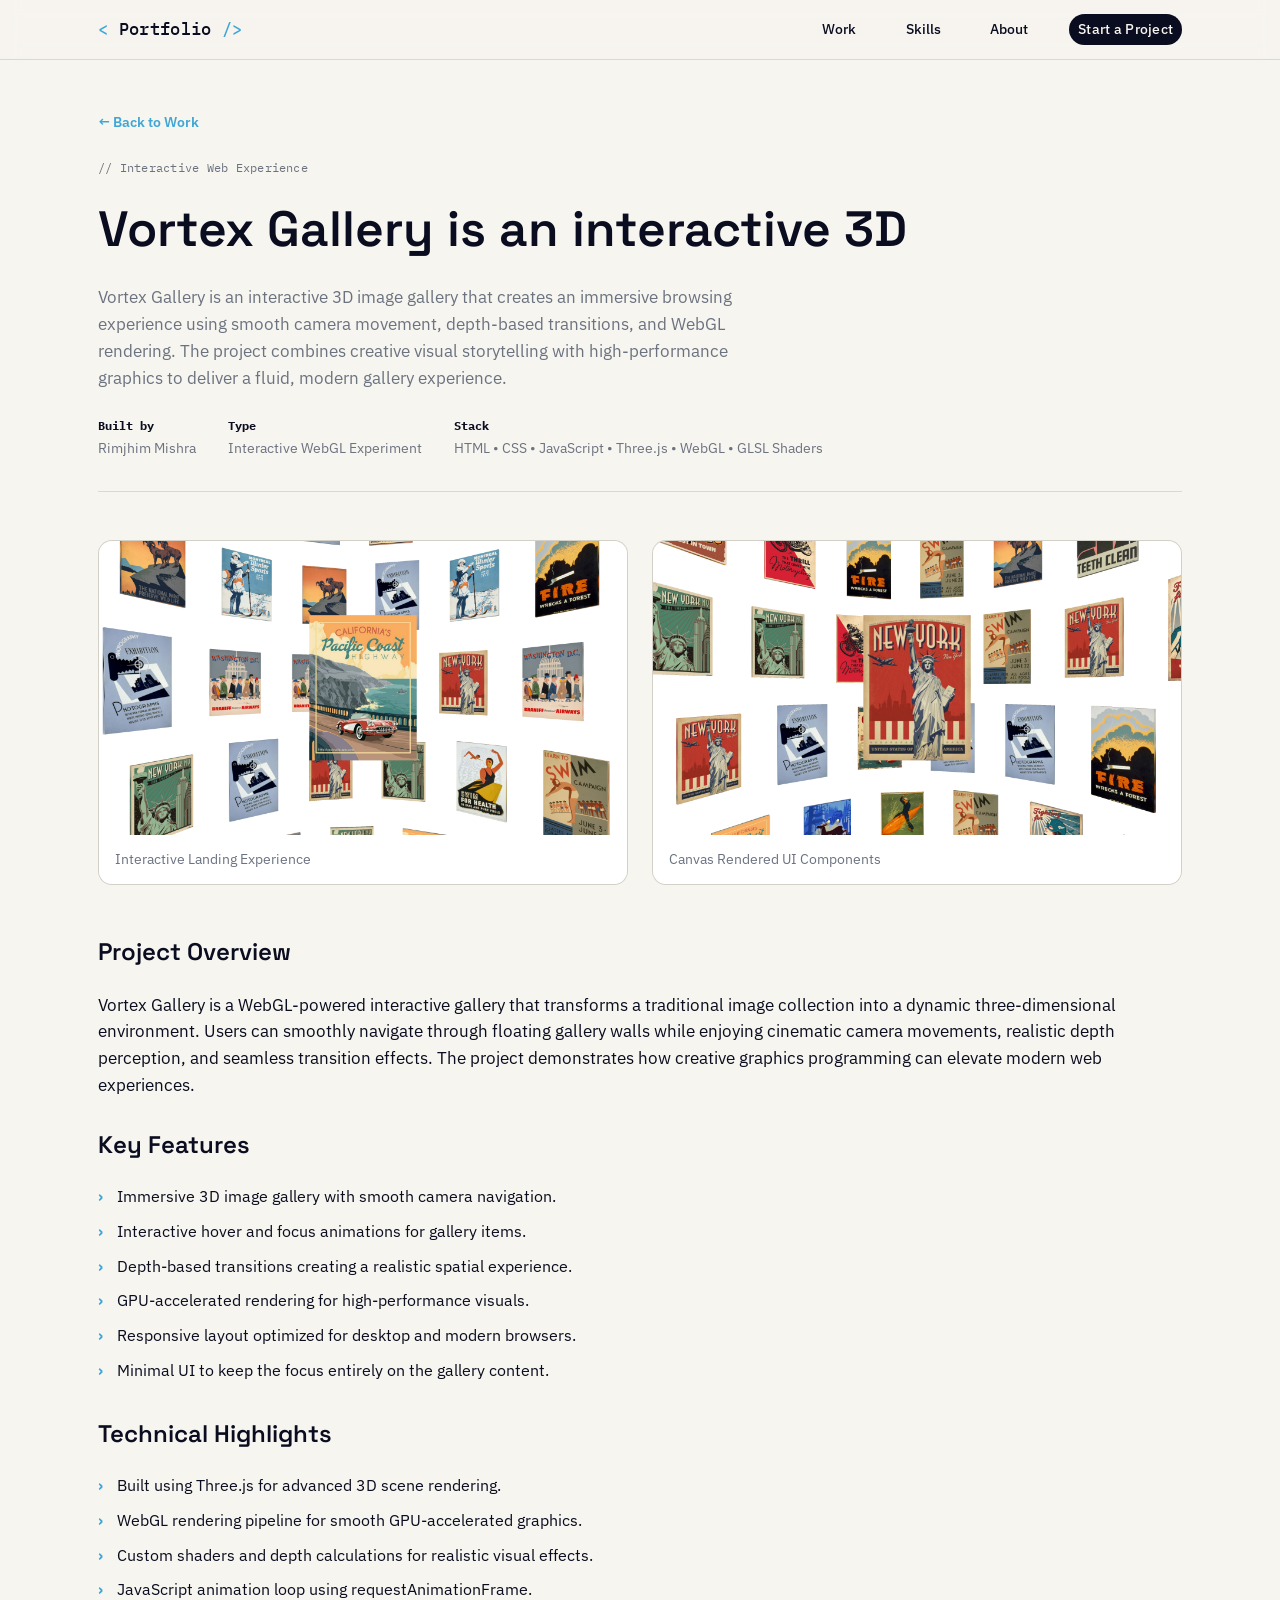
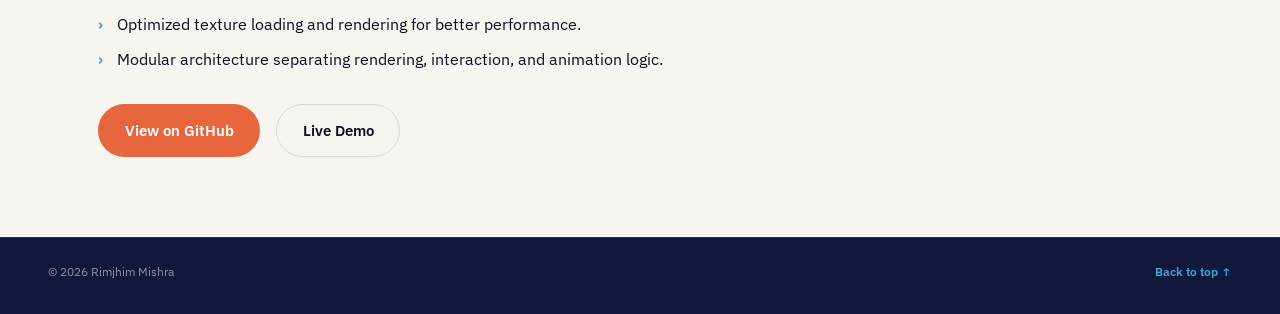
<file: Ivortex-Gallery.html>
<!doctype html>
<html lang="en">
  <head>
    <meta charset="UTF-8" />
    <meta name="viewport" content="width=device-width, initial-scale=1.0" />
    <title>Vortex Gallery is an interactive 3D — Rimjhim</title>

    <link rel="preconnect" href="https://fonts.googleapis.com" />
    <link rel="preconnect" href="https://fonts.gstatic.com" crossorigin />

    <link
      href="https://fonts.googleapis.com/css2?family=Space+Grotesk:wght@400;500;600;700&family=IBM+Plex+Sans:wght@400;500;600&family=IBM+Plex+Mono:wght@400;500&display=swap"
      rel="stylesheet"
    />

    <link rel="stylesheet" href="./styles.css" />
    <link rel="stylesheet" href="project-detail.css" />
  </head>

  <body>
    <header class="nav">
      <div class="nav-inner">
        <a href="./index.html" class="nav-logo">
          <span class="logo-bracket">&lt;</span>
          Portfolio
          <span class="logo-bracket">/&gt;</span>
        </a>

        <nav class="nav-links">
          <a href="./index.html#work">Work</a>
          <a href="./index.html#skills">Skills</a>
          <a href="./index.html#about">About</a>
          <a href="./index.html#contact" class="nav-cta"> Start a Project </a>
        </nav>
      </div>
    </header>

    <main class="pd-main">
      <div class="pd-header">
        <a href="./index.html#work" class="pd-back"> ← Back to Work </a>

        <p class="section-eyebrow">// Interactive Web Experience</p>

        <h1 class="pd-title">Vortex Gallery is an interactive 3D</h1>

        <p class="pd-sub">
          Vortex Gallery is an interactive 3D image gallery that creates an
          immersive browsing experience using smooth camera movement,
          depth-based transitions, and WebGL rendering. The project combines
          creative visual storytelling with high-performance graphics to deliver
          a fluid, modern gallery experience.
        </p>

        <div class="pd-meta">
          <span><strong>Built by</strong> Rimjhim Mishra</span>
          <span><strong>Type</strong> Interactive WebGL Experiment</span>
          <span
            ><strong>Stack</strong> HTML • CSS • JavaScript • Three.js • WebGL •
            GLSL Shaders</span
          >
        </div>
      </div>

      <div class="pd-gallery">
        <figure class="pd-shot">
          <img
            src="Gallary1.png"
            alt="Landing Page"
            onerror="this.parentElement.classList.add('img-missing')"
          />

          <figcaption>Interactive Landing Experience</figcaption>
        </figure>

        <figure class="pd-shot">
          <img
            src="Gallery2.png"
            alt="Canvas Examples"
            onerror="this.parentElement.classList.add('img-missing')"
          />

          <figcaption>Canvas Rendered UI Components</figcaption>
        </figure>
      </div>

      <div class="pd-details">
        <h2>Project Overview</h2>

        <p>
          Vortex Gallery is a WebGL-powered interactive gallery that transforms
          a traditional image collection into a dynamic three-dimensional
          environment. Users can smoothly navigate through floating gallery
          walls while enjoying cinematic camera movements, realistic depth
          perception, and seamless transition effects. The project demonstrates
          how creative graphics programming can elevate modern web experiences.
        </p>

        <br />

        <h2>Key Features</h2>

        <ul class="pd-points">
          <li>Immersive 3D image gallery with smooth camera navigation.</li>
          <li>Interactive hover and focus animations for gallery items.</li>
          <li>
            Depth-based transitions creating a realistic spatial experience.
          </li>
          <li>GPU-accelerated rendering for high-performance visuals.</li>
          <li>Responsive layout optimized for desktop and modern browsers.</li>
          <li>Minimal UI to keep the focus entirely on the gallery content.</li>
        </ul>

        <h2>Technical Highlights</h2>

        <ul class="pd-points">
          <li>Built using Three.js for advanced 3D scene rendering.</li>
          <li>WebGL rendering pipeline for smooth GPU-accelerated graphics.</li>
          <li>
            Custom shaders and depth calculations for realistic visual effects.
          </li>
          <li>JavaScript animation loop using requestAnimationFrame.</li>
          <li>
            Optimized texture loading and rendering for better performance.
          </li>
          <li>
            Modular architecture separating rendering, interaction, and
            animation logic.
          </li>
        </ul>

        <div class="pd-links">
          <a
            href="https://github.com/J0SUKE/vortex-gallery"
            target="_blank"
            rel="noopener noreferrer"
            class="btn btn-primary"
          >
            View on GitHub
          </a>

          <a
            href="https://vortex-gallery.vercel.app/"
            target="_blank"
            rel="noopener noreferrer"
            class="btn btn-ghost-light"
          >
            Live Demo
          </a>
        </div>
      </div>
    </main>

    <footer class="footer">
      <p>© <span id="year"></span> Rimjhim Mishra</p>

      <a href="./index.html#top" class="footer-top"> Back to top ↑ </a>
    </footer>

    <script>
      document.getElementById("year").textContent = new Date().getFullYear();
    </script>
  </body>
</html>
</file>
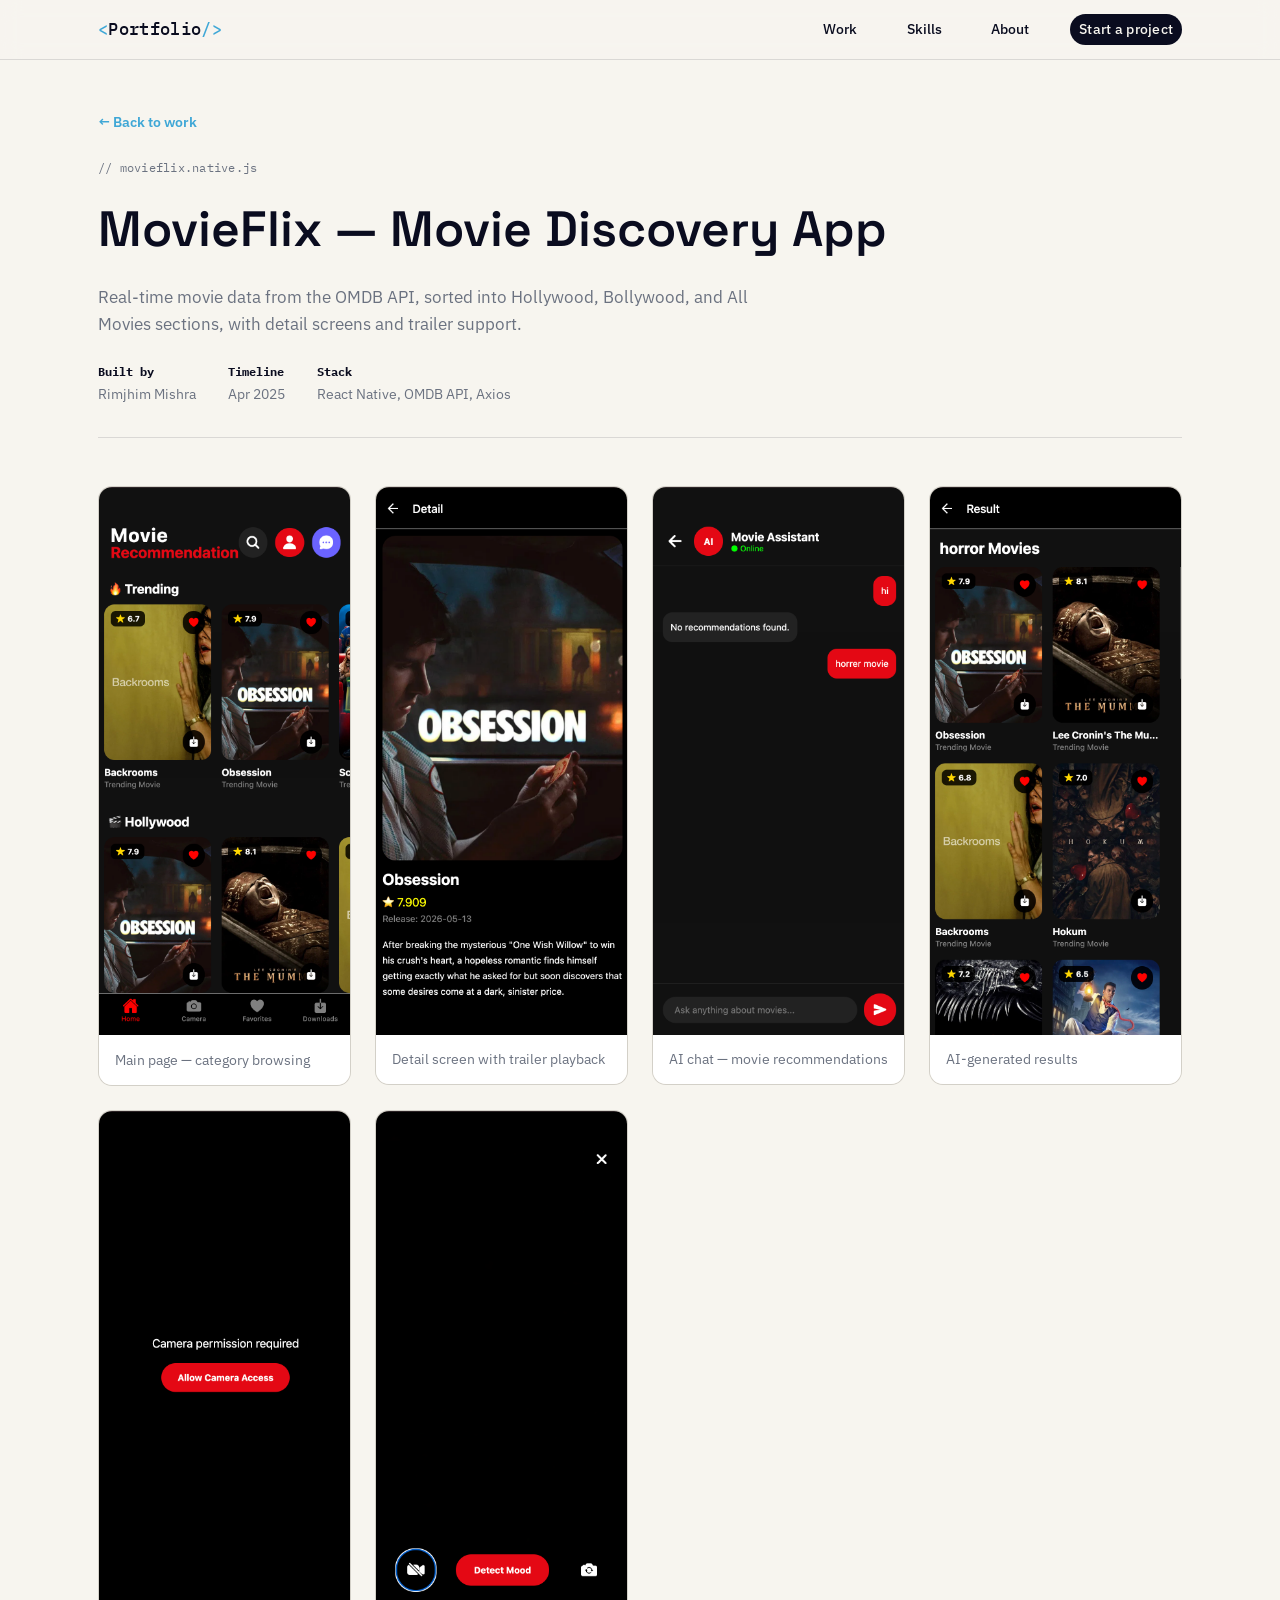
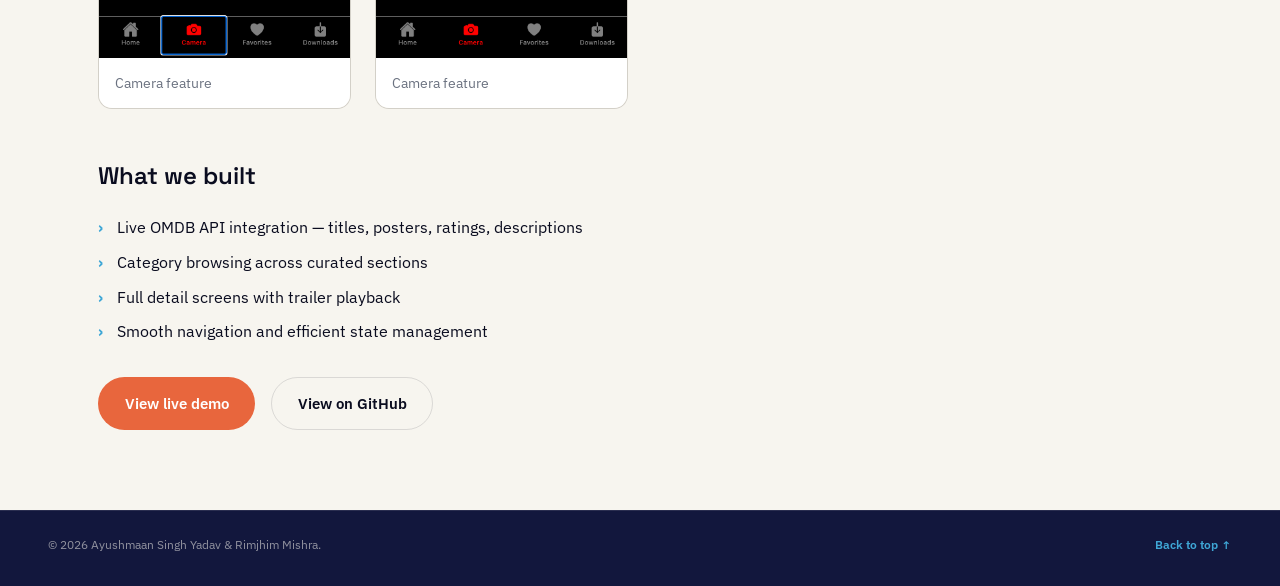
<file: movieflix.html>
<!DOCTYPE html>
<html lang="en">
<head>
<meta charset="UTF-8">
<meta name="viewport" content="width=device-width, initial-scale=1.0">
<title>MovieFlix — Ayushmaan & Rimjhim</title>
<link rel="preconnect" href="https://fonts.googleapis.com">
<link rel="preconnect" href="https://fonts.gstatic.com" crossorigin>
<link href="https://fonts.googleapis.com/css2?family=Space+Grotesk:wght@400;500;600;700&family=IBM+Plex+Sans:wght@400;500;600&family=IBM+Plex+Mono:wght@400;500&display=swap" rel="stylesheet">
<link rel="stylesheet" href="./styles.css">
<link rel="stylesheet" href="project-detail.css">
</head>
<body>
<header class="nav">
  <div class="nav-inner">
    <a href="./index.html" class="nav-logo"><span class="logo-bracket">&lt;</span>Portfolio<span class="logo-bracket">/&gt;</span></a>
    <nav class="nav-links" aria-label="Primary">
      <a href="./index.html#work">Work</a>
      <a href="./index.html#skills">Skills</a>
      <a href="./index.html#about">About</a>
      <a href="./index.html#contact" class="nav-cta">Start a project</a>
    </nav>
  </div>
</header>
<main class="pd-main">
  <div class="pd-header">
    <a href="./index.html#work" class="pd-back">← Back to work</a>
    <p class="section-eyebrow">// movieflix.native.js</p>
    <h1 class="pd-title">MovieFlix — Movie Discovery App</h1>
    <p class="pd-sub">Real-time movie data from the OMDB API, sorted into Hollywood, Bollywood, and All Movies sections, with detail screens and trailer support.</p>
    <div class="pd-meta">
      <span><strong>Built by</strong> Rimjhim Mishra</span>
      <span><strong>Timeline</strong> Apr 2025</span>
      <span><strong>Stack</strong> React Native, OMDB API, Axios</span>
    </div>
  </div>
  <div class="pd-gallery">
    <figure class="pd-shot">
      <img src="MV1.png" alt="MovieFlix — main browsing page" onerror="this.parentElement.classList.add('img-missing')">
      <figcaption>Main page — category browsing</figcaption>
    </figure>
    <figure class="pd-shot">
      <img src="MV6.png" alt="MovieFlix — movie detail screen" onerror="this.parentElement.classList.add('img-missing')">
      <figcaption>Detail screen with trailer playback</figcaption>
    </figure>
    <figure class="pd-shot">
      <img src="MV2.png" alt="MovieFlix — AI chat feature" onerror="this.parentElement.classList.add('img-missing')">
      <figcaption>AI chat — movie recommendations</figcaption>
    </figure>
    <figure class="pd-shot">
      <img src="MV5.png" alt="MovieFlix — AI result screen" onerror="this.parentElement.classList.add('img-missing')">
      <figcaption>AI-generated results</figcaption>
    </figure>
    <figure class="pd-shot">
      <img src="MV3.png" alt="MovieFlix — camera feature" onerror="this.parentElement.classList.add('img-missing')">
      <figcaption>Camera feature</figcaption>
    </figure>
    <figure class="pd-shot">
      <img src="MV4.png" alt="MovieFlix — camera feature" onerror="this.parentElement.classList.add('img-missing')">
      <figcaption>Camera feature</figcaption>
    </figure>
  </div>
  <div class="pd-details">
    <h2>What we built</h2>
    <ul class="pd-points">
      <li>Live OMDB API integration — titles, posters, ratings, descriptions</li>
      <li>Category browsing across curated sections</li>
      <li>Full detail screens with trailer playback</li>
      <li>Smooth navigation and efficient state management</li>
    </ul>
    <div class="pd-links">
      <a href="https://github.com/mishraji654/MovieAi.git" class="btn btn-primary">View live demo</a>
      <a href="https://github.com/mishraji654/MovieAi.git" class="btn btn-ghost-light">View on GitHub</a>
    </div>
  </div>
</main>
<footer class="footer">
  <p>© <span id="year"></span> Ayushmaan Singh Yadav &amp; Rimjhim Mishra.</p>
  <a href="./index.html#top" class="footer-top">Back to top ↑</a>
</footer>
<script>document.getElementById('year').textContent = new Date().getFullYear();</script>
</body>
</html>
</file>
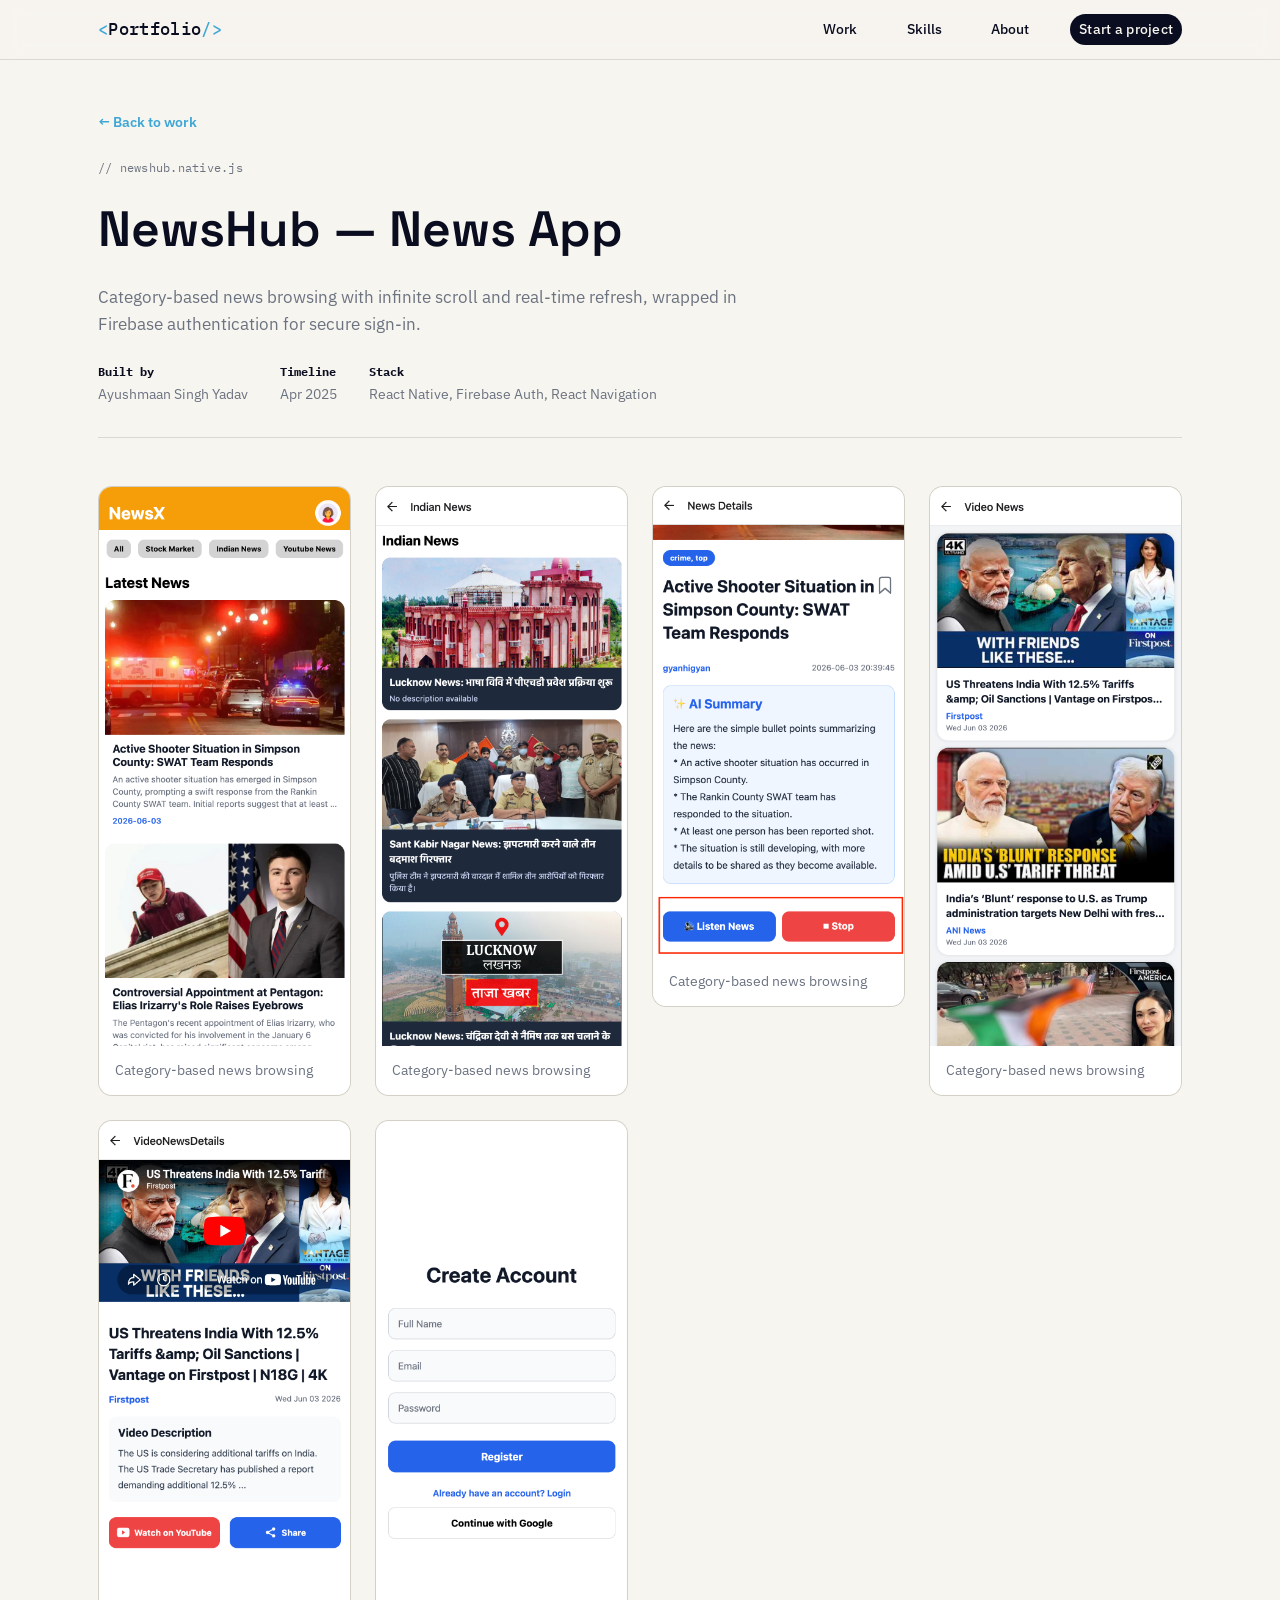
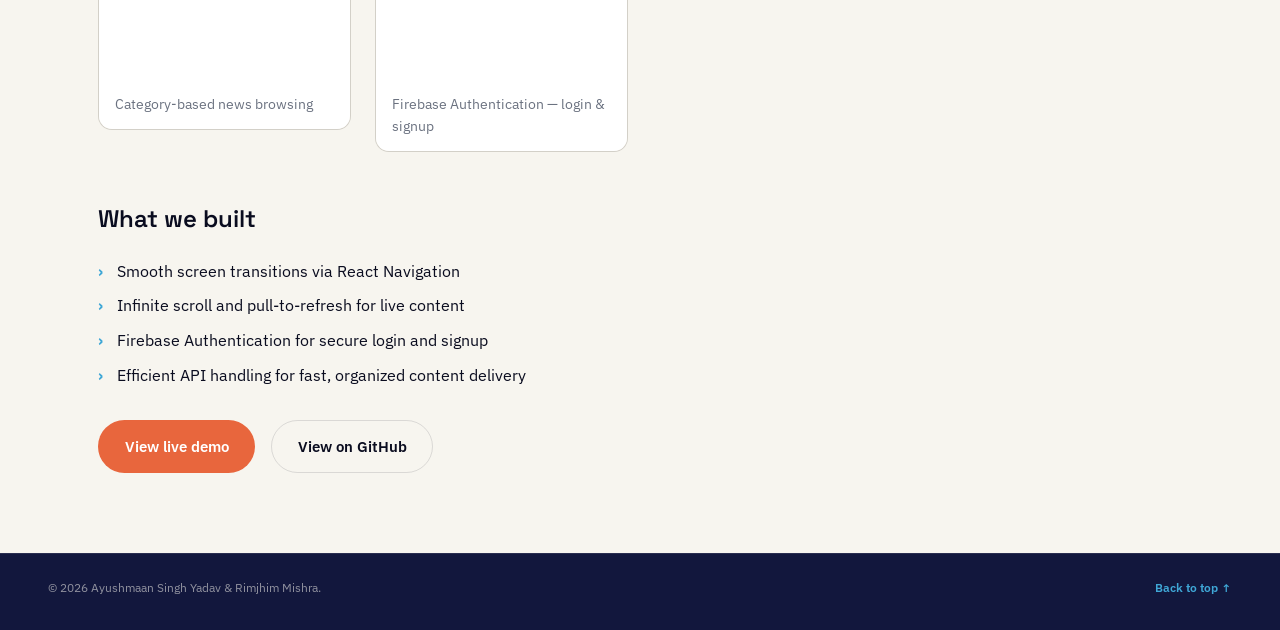
<file: newshub.html>
<!DOCTYPE html>
<html lang="en">
<head>
<meta charset="UTF-8">
<meta name="viewport" content="width=device-width, initial-scale=1.0">
<title>NewsHub — Ayushmaan & Rimjhim</title>
<link rel="preconnect" href="https://fonts.googleapis.com">
<link rel="preconnect" href="https://fonts.gstatic.com" crossorigin>
<link href="https://fonts.googleapis.com/css2?family=Space+Grotesk:wght@400;500;600;700&family=IBM+Plex+Sans:wght@400;500;600&family=IBM+Plex+Mono:wght@400;500&display=swap" rel="stylesheet">
<link rel="stylesheet" href="./styles.css">
<link rel="stylesheet" href="project-detail.css">
</head>
<body>
<header class="nav">
  <div class="nav-inner">
    <a href="./index.html" class="nav-logo"><span class="logo-bracket">&lt;</span>Portfolio<span class="logo-bracket">/&gt;</span></a>
    <nav class="nav-links" aria-label="Primary">
      <a href="./index.html#work">Work</a>
      <a href="./index.html#skills">Skills</a>
      <a href="./index.html#about">About</a>
      <a href="./index.html#contact" class="nav-cta">Start a project</a>
    </nav>
  </div>
</header>
<main class="pd-main">
  <div class="pd-header">
    <a href="./index.html#work" class="pd-back">← Back to work</a>
    <p class="section-eyebrow">// newshub.native.js</p>
    <h1 class="pd-title">NewsHub — News App</h1>
    <p class="pd-sub">Category-based news browsing with infinite scroll and real-time refresh, wrapped in Firebase authentication for secure sign-in.</p>
    <div class="pd-meta">
      <span><strong>Built by</strong> Ayushmaan Singh Yadav</span>
      <span><strong>Timeline</strong> Apr 2025</span>
      <span><strong>Stack</strong> React Native, Firebase Auth, React Navigation</span>
    </div>
  </div>
  <div class="pd-gallery">
    <figure class="pd-shot">
      <img src="NX1.png" alt="NewsHub — category browsing" onerror="this.parentElement.classList.add('img-missing')">
      <figcaption>Category-based news browsing</figcaption>
    </figure>
     <figure class="pd-shot">
      <img src="NX2.png" alt="NewsHub — category browsing" onerror="this.parentElement.classList.add('img-missing')">
      <figcaption>Category-based news browsing</figcaption>
    </figure>
     <figure class="pd-shot">
      <img src="NX3.png" alt="NewsHub — category browsing" onerror="this.parentElement.classList.add('img-missing')">
      <figcaption>Category-based news browsing</figcaption>
    </figure>
     <figure class="pd-shot">
      <img src="NX4.png" alt="NewsHub — category browsing" onerror="this.parentElement.classList.add('img-missing')">
      <figcaption>Category-based news browsing</figcaption>
    </figure>
    </figure>
     <figure class="pd-shot">
      <img src="NX5.png" alt="NewsHub — category browsing" onerror="this.parentElement.classList.add('img-missing')">
      <figcaption>Category-based news browsing</figcaption>
    </figure>
    <figure class="pd-shot">
      <img src="NX6.png" alt="NewsHub — login screen" onerror="this.parentElement.classList.add('img-missing')">
      <figcaption>Firebase Authentication — login &amp; signup</figcaption>
    </figure>
  </div>
  <div class="pd-details">
    <h2>What we built</h2>
    <ul class="pd-points">
      <li>Smooth screen transitions via React Navigation</li>
      <li>Infinite scroll and pull-to-refresh for live content</li>
      <li>Firebase Authentication for secure login and signup</li>
      <li>Efficient API handling for fast, organized content delivery</li>
    </ul>
    <div class="pd-links">
      <a href="https://github.com/asteriskayush007/NewzX.git" class="btn btn-primary">View live demo</a>
      <a href="https://github.com/asteriskayush007/NewzX.git" class="btn btn-ghost-light">View on GitHub</a>
    </div>
  </div>
</main>
<footer class="footer">
  <p>© <span id="year"></span> Ayushmaan Singh Yadav &amp; Rimjhim Mishra.</p>
  <a href="./index.html#top" class="footer-top">Back to top ↑</a>
</footer>
<script>document.getElementById('year').textContent = new Date().getFullYear();</script>
</body>
</html>
</file>
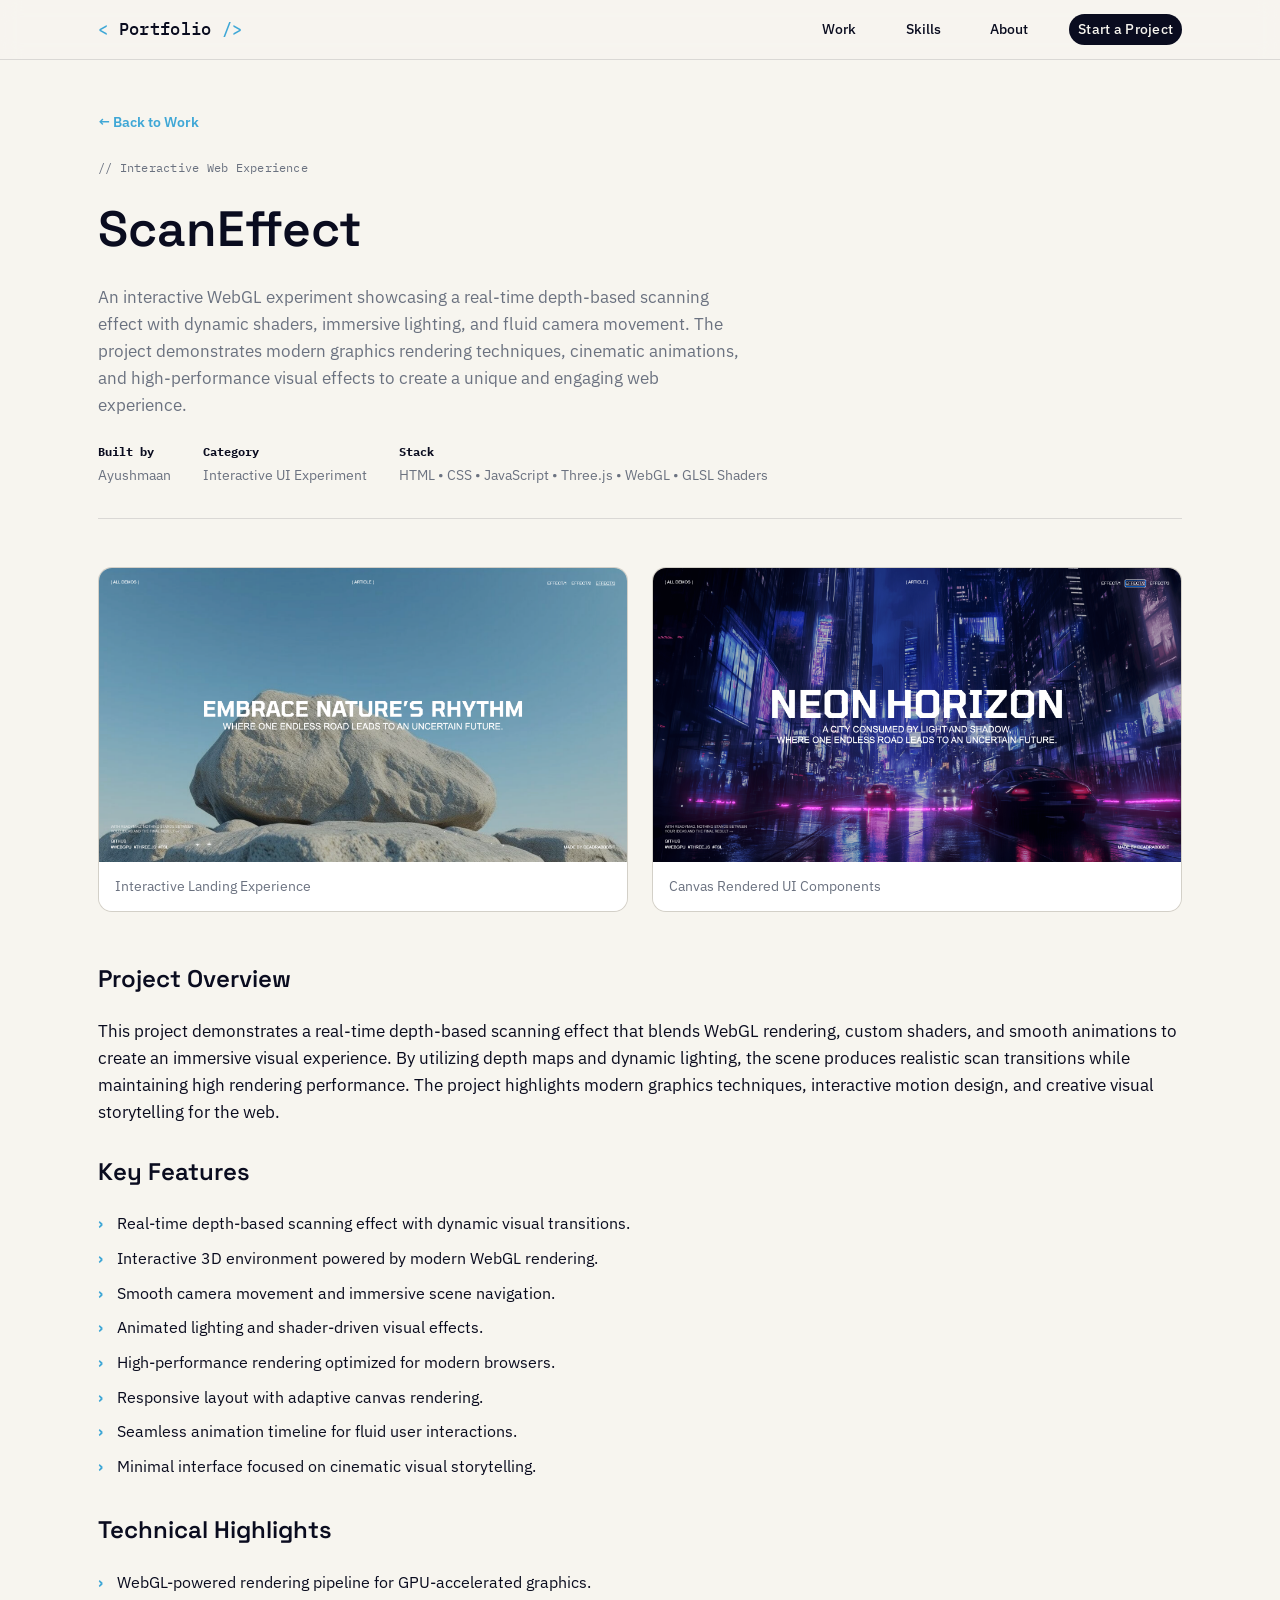
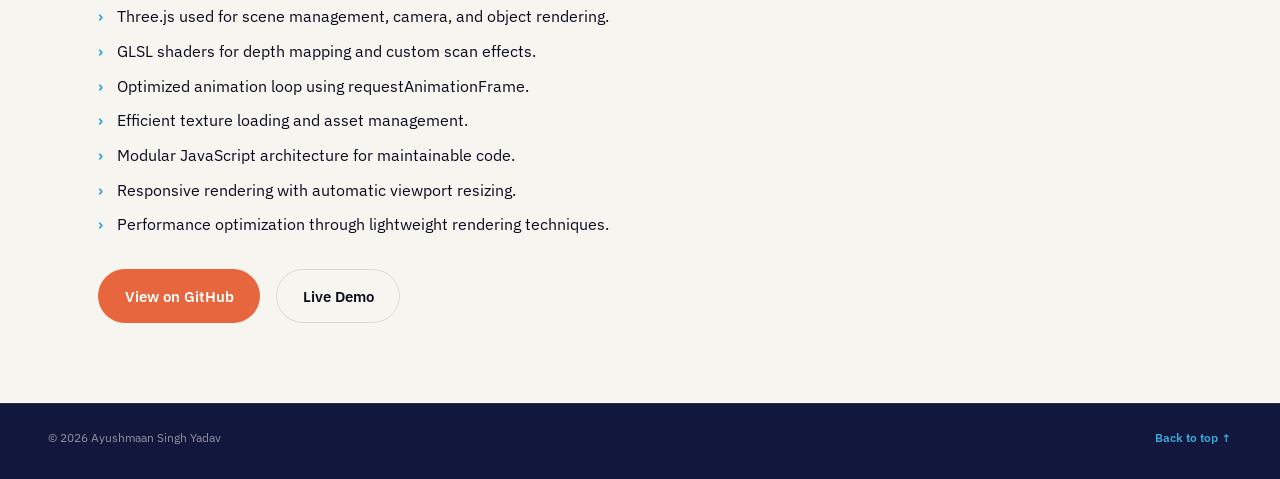
<file: ScanEffect.html>
<!doctype html>
<html lang="en">
  <head>
    <meta charset="UTF-8" />
    <meta name="viewport" content="width=device-width, initial-scale=1.0" />
    <title>ScanEffect — Ayushmaan</title>

    <link rel="preconnect" href="https://fonts.googleapis.com" />
    <link rel="preconnect" href="https://fonts.gstatic.com" crossorigin />

    <link
      href="https://fonts.googleapis.com/css2?family=Space+Grotesk:wght@400;500;600;700&family=IBM+Plex+Sans:wght@400;500;600&family=IBM+Plex+Mono:wght@400;500&display=swap"
      rel="stylesheet"
    />

    <link rel="stylesheet" href="./styles.css" />
    <link rel="stylesheet" href="project-detail.css" />
  </head>

  <body>
    <header class="nav">
      <div class="nav-inner">
        <a href="./index.html" class="nav-logo">
          <span class="logo-bracket">&lt;</span>
          Portfolio
          <span class="logo-bracket">/&gt;</span>
        </a>

        <nav class="nav-links">
          <a href="./index.html#work">Work</a>
          <a href="./index.html#skills">Skills</a>
          <a href="./index.html#about">About</a>
          <a href="./index.html#contact" class="nav-cta"> Start a Project </a>
        </nav>
      </div>
    </header>

    <main class="pd-main">
      <div class="pd-header">
        <a href="./index.html#work" class="pd-back"> ← Back to Work </a>

        <p class="section-eyebrow">// Interactive Web Experience</p>

        <h1 class="pd-title">ScanEffect</h1>

        <p class="pd-sub">
          An interactive WebGL experiment showcasing a real-time depth-based
          scanning effect with dynamic shaders, immersive lighting, and fluid
          camera movement. The project demonstrates modern graphics rendering
          techniques, cinematic animations, and high-performance visual effects
          to create a unique and engaging web experience.
        </p>

        <div class="pd-meta">
          <span>
            <strong>Built by</strong>
            Ayushmaan
          </span>

          <span>
            <strong>Category</strong>
            Interactive UI Experiment
          </span>

          <span>
            <strong>Stack</strong>
            HTML • CSS • JavaScript • Three.js • WebGL • GLSL Shaders
          </span>
        </div>
      </div>

      <div class="pd-gallery">
        <figure class="pd-shot">
          <img
            src="Scan1.png"
            alt="Landing Page"
            onerror="this.parentElement.classList.add('img-missing')"
          />

          <figcaption>Interactive Landing Experience</figcaption>
        </figure>

        <figure class="pd-shot">
          <img
            src="Scan2.png"
            alt="Canvas Examples"
            onerror="this.parentElement.classList.add('img-missing')"
          />

          <figcaption>Canvas Rendered UI Components</figcaption>
        </figure>
      </div>

      <div class="pd-details">
        <h2>Project Overview</h2>

        <p>
          This project demonstrates a real-time depth-based scanning effect that
          blends WebGL rendering, custom shaders, and smooth animations to
          create an immersive visual experience. By utilizing depth maps and
          dynamic lighting, the scene produces realistic scan transitions while
          maintaining high rendering performance. The project highlights modern
          graphics techniques, interactive motion design, and creative visual
          storytelling for the web.
        </p>

        <br />

        <h2>Key Features</h2>

        <ul class="pd-points">
          <li>
            Real-time depth-based scanning effect with dynamic visual
            transitions.
          </li>

          <li>Interactive 3D environment powered by modern WebGL rendering.</li>

          <li>Smooth camera movement and immersive scene navigation.</li>

          <li>Animated lighting and shader-driven visual effects.</li>

          <li>High-performance rendering optimized for modern browsers.</li>

          <li>Responsive layout with adaptive canvas rendering.</li>

          <li>Seamless animation timeline for fluid user interactions.</li>

          <li>Minimal interface focused on cinematic visual storytelling.</li>
        </ul>

        <h2>Technical Highlights</h2>

        <ul class="pd-points">
          <li>
            WebGL-powered rendering pipeline for GPU-accelerated graphics.
          </li>

          <li>
            Three.js used for scene management, camera, and object rendering.
          </li>

          <li>GLSL shaders for depth mapping and custom scan effects.</li>

          <li>Optimized animation loop using requestAnimationFrame.</li>

          <li>Efficient texture loading and asset management.</li>

          <li>Modular JavaScript architecture for maintainable code.</li>

          <li>Responsive rendering with automatic viewport resizing.</li>

          <li>
            Performance optimization through lightweight rendering techniques.
          </li>
        </ul>

        <div class="pd-links">
          <a
            href="https://github.com/d3adrabbit/ScanningEffectWithDepthMap"
            target="_blank"
            rel="noopener noreferrer"
            class="btn btn-primary"
          >
            View on GitHub
          </a>

          <a
            href="https://tympanus.net/Development/ScanEffect/effect1/"
            target="_blank"
            rel="noopener noreferrer"
            class="btn btn-ghost-light"
          >
            Live Demo
          </a>
        </div>
      </div>
    </main>

    <footer class="footer">
      <p>© <span id="year"></span> Ayushmaan Singh Yadav</p>

      <a href="./index.html#top" class="footer-top"> Back to top ↑ </a>
    </footer>

    <script>
      document.getElementById("year").textContent = new Date().getFullYear();
    </script>
  </body>
</html>
</file>
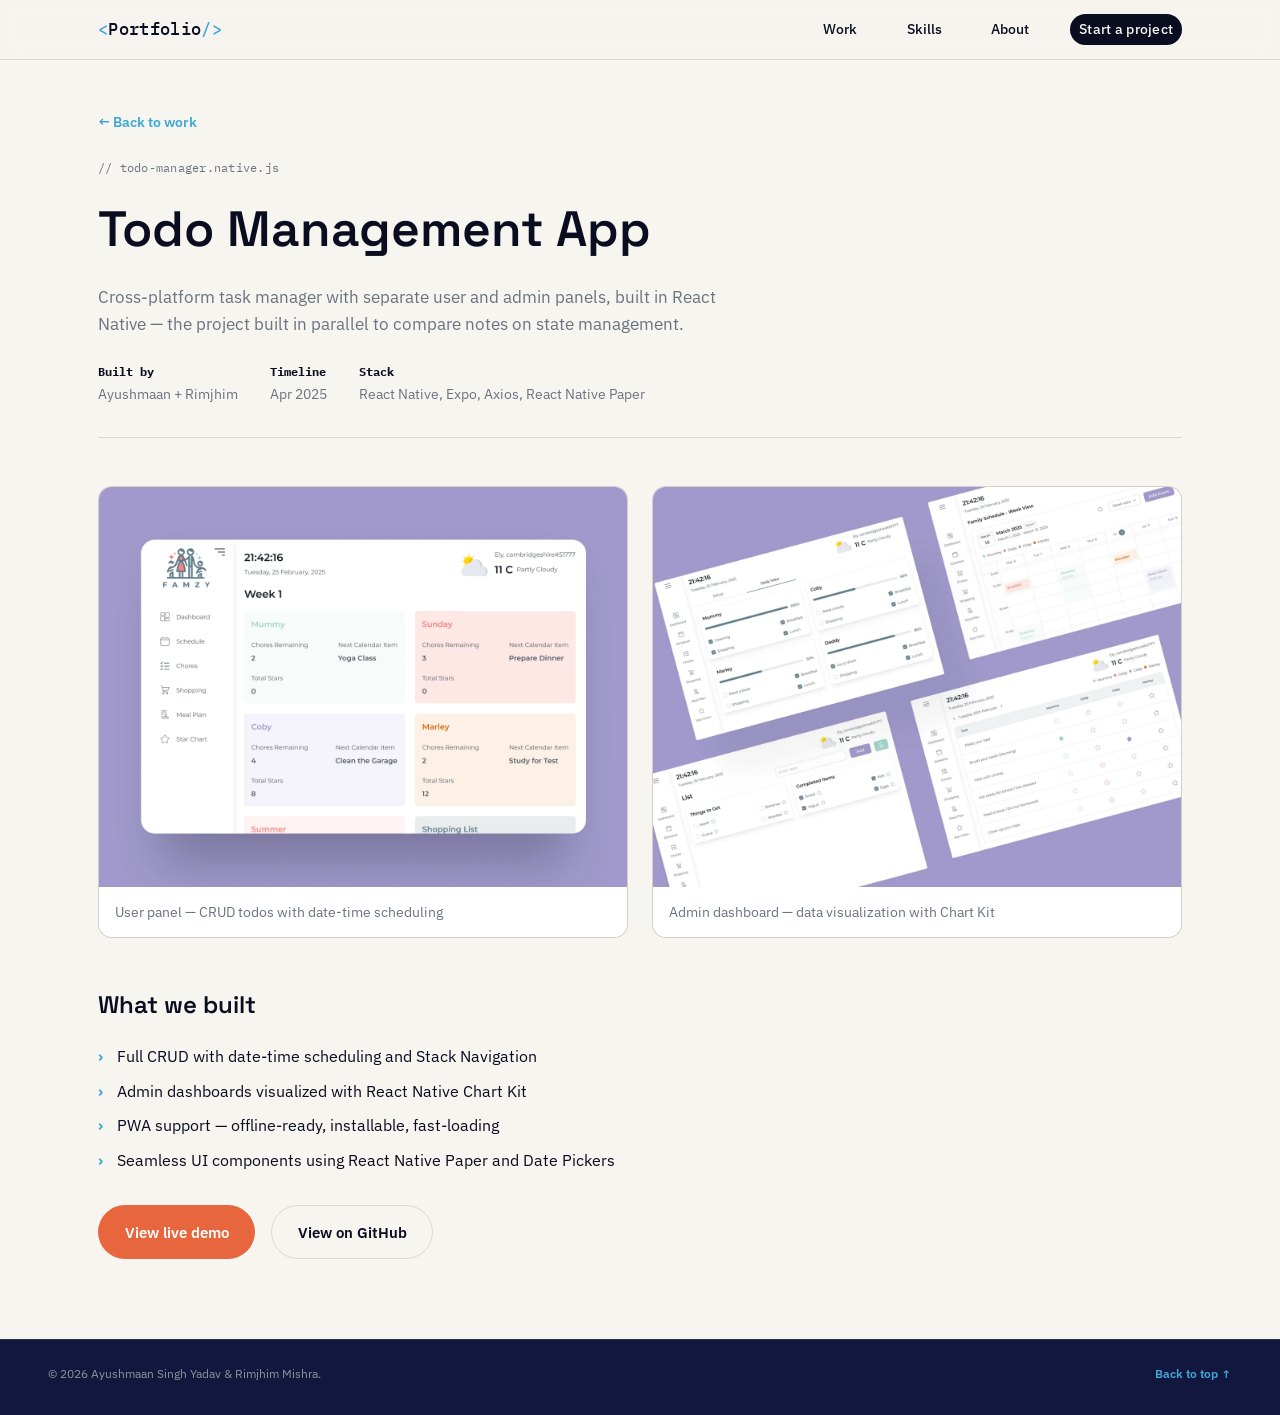
<file: todo.html>
<!DOCTYPE html>
<html lang="en">
<head>
<meta charset="UTF-8">
<meta name="viewport" content="width=device-width, initial-scale=1.0">
<title>Todo Management App — Ayushmaan & Rimjhim</title>
<link rel="preconnect" href="https://fonts.googleapis.com">
<link rel="preconnect" href="https://fonts.gstatic.com" crossorigin>
<link href="https://fonts.googleapis.com/css2?family=Space+Grotesk:wght@400;500;600;700&family=IBM+Plex+Sans:wght@400;500;600&family=IBM+Plex+Mono:wght@400;500&display=swap" rel="stylesheet">
<link rel="stylesheet" href="./styles.css">
<link rel="stylesheet" href="project-detail.css">
</head>
<body>
<header class="nav">
  <div class="nav-inner">
    <a href="./index.html" class="nav-logo"><span class="logo-bracket">&lt;</span>Portfolio<span class="logo-bracket">/&gt;</span></a>
    <nav class="nav-links" aria-label="Primary">
      <a href="./index.html#work">Work</a>
      <a href="./index.html#skills">Skills</a>
      <a href="./index.html#about">About</a>
      <a href="./index.html#contact" class="nav-cta">Start a project</a>
    </nav>
  </div>
</header>
<main class="pd-main">
  <div class="pd-header">
    <a href="./index.html#work" class="pd-back">← Back to work</a>
    <p class="section-eyebrow">// todo-manager.native.js</p>
    <h1 class="pd-title">Todo Management App</h1>
    <p class="pd-sub">Cross-platform task manager with separate user and admin panels, built in React Native — the project built in parallel to compare notes on state management.</p>
    <div class="pd-meta">
      <span><strong>Built by</strong> Ayushmaan + Rimjhim</span>
      <span><strong>Timeline</strong> Apr 2025</span>
      <span><strong>Stack</strong> React Native, Expo, Axios, React Native Paper</span>
    </div>
  </div>
  <div class="pd-gallery">
    <figure class="pd-shot">
      <img src="./TD1.png" alt="Todo app — user panel" onerror="this.parentElement.classList.add('img-missing')">
      <figcaption>User panel — CRUD todos with date-time scheduling</figcaption>
    </figure>
    <figure class="pd-shot">
      <img src="./TD2.png" alt="Todo app — admin dashboard" onerror="this.parentElement.classList.add('img-missing')">
      <figcaption>Admin dashboard — data visualization with Chart Kit</figcaption>
    </figure>
  </div>
  <div class="pd-details">
    <h2>What we built</h2>
    <ul class="pd-points">
      <li>Full CRUD with date-time scheduling and Stack Navigation</li>
      <li>Admin dashboards visualized with React Native Chart Kit</li>
      <li>PWA support — offline-ready, installable, fast-loading</li>
      <li>Seamless UI components using React Native Paper and Date Pickers</li>
    </ul>
    <div class="pd-links">
      <a href="#" class="btn btn-primary">View live demo</a>
      <a href="#" class="btn btn-ghost-light">View on GitHub</a>
    </div>
  </div>
</main>
<footer class="footer">
  <p>© <span id="year"></span> Ayushmaan Singh Yadav &amp; Rimjhim Mishra.</p>
  <a href="./index.html#top" class="footer-top">Back to top ↑</a>
</footer>
<script>document.getElementById('year').textContent = new Date().getFullYear();</script>
</body>
</html>
</file>
<file: styles.css>
/* =========================================================
   TOKENS
   ========================================================= */
:root {
  /* color */
  --ink: #0a0c1f; /* near-black, headers */
  --navy: #12173d; /* deep ink navy, primary dark surface */
  --paper: #f7f5ef; /* warm paper background */
  --paper-dim: #efebe0; /* slightly deeper paper, for panels */
  --cyan: #3fa7d6; /* working-tool cyan — structure, links */
  --cyan-dim: #c7e6f2;
  --signal: #e8663d; /* warm signal orange — single accent */
  --slate: #6b7280; /* secondary text */
  --line: rgba(10, 12, 31, 0.12);
  --line-soft: rgba(10, 12, 31, 0.07);
  --white: #ffffff;

  /* per-author accents (used sparingly, functionally) */
  --author-ay: #3fa7d6;
  --author-rm: #e8663d;
  --author-both: #12173d;

  /* type */
  --font-display: "Space Grotesk", "Arial Narrow", sans-serif;
  --font-body: "IBM Plex Sans", -apple-system, sans-serif;
  --font-mono: "IBM Plex Mono", "Courier New", monospace;

  /* scale */
  --fs-hero: clamp(2.6rem, 6vw, 5.2rem);
  --fs-h2: clamp(2rem, 4vw, 3.1rem);
  --fs-h3: clamp(1.25rem, 2vw, 1.5rem);
  --fs-body: 1.05rem;
  --fs-small: 0.875rem;
  --fs-tiny: 0.75rem;

  /* layout */
  --maxw: 1180px;
  --pad: clamp(1.25rem, 4vw, 3rem);
  --radius: 14px;
  --radius-sm: 8px;

  /* motion */
  --ease: cubic-bezier(0.16, 1, 0.3, 1);
  --dur-fast: 0.2s;
  --dur-med: 0.5s;
}

@media (prefers-reduced-motion: reduce) {
  :root {
    --dur-fast: 0.001s;
    --dur-med: 0.001s;
  }
}

/* =========================================================
   RESET
   ========================================================= */
* {
  box-sizing: border-box;
}
html {
  scroll-behavior: smooth;
}
@media (prefers-reduced-motion: reduce) {
  html {
    scroll-behavior: auto;
  }
  *,
  *::before,
  *::after {
    animation-duration: 0.001s !important;
    animation-iteration-count: 1 !important;
    transition-duration: 0.001s !important;
    scroll-behavior: auto !important;
  }
}

body {
  margin: 0;
  background: var(--paper);
  color: var(--ink);
  font-family: var(--font-body);
  font-size: var(--fs-body);
  line-height: 1.6;
  -webkit-font-smoothing: antialiased;
}

h1,
h2,
h3 {
  font-family: var(--font-display);
  margin: 0;
  color: var(--ink);
}
p {
  margin: 0;
}
ul {
  margin: 0;
  padding: 0;
  list-style: none;
}
a {
  color: inherit;
  text-decoration: none;
}
button {
  font-family: inherit;
  cursor: pointer;
}
img {
  max-width: 100%;
  display: block;
}

a:focus-visible,
button:focus-visible,
input:focus-visible,
textarea:focus-visible,
select:focus-visible {
  outline: 2px solid var(--cyan);
  outline-offset: 3px;
  border-radius: 4px;
}

section {
  position: relative;
}

/* =========================================================
   NAV
   ========================================================= */
.nav {
  position: sticky;
  top: 0;
  z-index: 100;
  background: rgba(247, 245, 239, 0.82);
  backdrop-filter: blur(10px);
  border-bottom: 1px solid var(--line);
}

.nav-inner {
  max-width: var(--maxw);
  margin: 0 auto;
  padding: 0.9rem var(--pad);
  display: flex;
  align-items: center;
  justify-content: space-between;
}

.nav-logo {
  font-family: var(--font-mono);
  font-size: 1.05rem;
  font-weight: 500;
  letter-spacing: 0.02em;
}
.logo-bracket {
  color: var(--cyan);
}
.logo-slash {
  color: var(--signal);
}

.nav-links {
  display: flex;
  align-items: center;
  gap: 2rem;
}
.nav-links a {
  font-size: var(--fs-small);
  font-weight: 500;
  color: var(--ink);
  position: relative;
  padding: 0.25rem 0.55rem;
}
.nav-links a:not(.nav-cta)::after {
  content: "";
  position: absolute;
  left: 0;
  bottom: -2px;
  width: 0;
  height: 1.5px;
  background: var(--cyan);
  transition: width var(--dur-fast) var(--ease);
}
.nav-links a:not(.nav-cta):hover::after {
  width: 100%;
}

.nav-cta {
  background: var(--ink);
  color: var(--paper) !important;
  padding: 1.15rem 1.75rem;
  border-radius: 100px;
  font-size: var(--fs-tiny);
  font-weight: 600;
  letter-spacing: 0.02em;
  transition:
    background var(--dur-fast) var(--ease),
    transform var(--dur-fast) var(--ease);
}
.nav-cta:hover {
  background: var(--signal);
  color: var(--white) !important;
  transform: translateY(-1px);
}

.nav-toggle {
  display: none;
  flex-direction: column;
  gap: 4px;
  background: none;
  border: none;
  padding: 0.5rem;
}
.nav-toggle span {
  width: 22px;
  height: 2px;
  background: var(--ink);
  border-radius: 2px;
  transition:
    transform var(--dur-fast) var(--ease),
    opacity var(--dur-fast) var(--ease);
}
.nav-toggle[aria-expanded="true"] span:nth-child(1) {
  transform: translateY(6px) rotate(45deg);
}
.nav-toggle[aria-expanded="true"] span:nth-child(2) {
  opacity: 0;
}
.nav-toggle[aria-expanded="true"] span:nth-child(3) {
  transform: translateY(-6px) rotate(-45deg);
}

.nav-mobile {
  display: none;
  flex-direction: column;
  padding: 0 var(--pad) 1rem;
  gap: 0.25rem;
}
.nav-mobile a {
  padding: 0.75rem 0.25rem;
  font-size: 1rem;
  font-weight: 500;
  border-bottom: 1px solid var(--line-soft);
}
.nav-mobile.is-open {
  display: flex;
}

@media (max-width: 760px) {
  .nav-links {
    display: none;
  }
  .nav-toggle {
    display: flex;
  }
}

/* =========================================================
   HERO
   ========================================================= */
.hero {
  position: relative;
  min-height: 92vh;
  display: flex;
  align-items: center;
  overflow: hidden;
  background: var(--navy);
  color: var(--paper);
  padding: 6rem var(--pad) 4rem;
}

.hero-grid {
  position: absolute;
  inset: 0;
  background-image:
    linear-gradient(rgba(247, 245, 239, 0.055) 1px, transparent 1px),
    linear-gradient(90deg, rgba(247, 245, 239, 0.055) 1px, transparent 1px);
  background-size: 44px 44px;
  opacity: 0;
  animation: gridFadeIn 1.4s var(--ease) forwards;
  animation-delay: 0.1s;
}
@keyframes gridFadeIn {
  to {
    opacity: 1;
  }
}

.cursor-layer {
  position: absolute;
  inset: 0;
  pointer-events: none;
  z-index: 2;
}

.fake-cursor {
  position: absolute;
  display: flex;
  align-items: center;
  gap: 6px;
  opacity: 0;
  animation: cursorFadeIn 0.6s var(--ease) forwards;
  will-change: transform;
}
.cursor-ay {
  color: var(--cyan);
  top: 22%;
  left: 12%;
  animation-delay: 1.1s, 0s;
  animation-name: cursorFadeIn, driftAy;
  animation-duration: 0.6s, 16s;
  animation-timing-function: var(--ease), ease-in-out;
  animation-iteration-count: 1, infinite;
  animation-fill-mode: forwards, none;
  animation-play-state: paused, running;
}
.cursor-rm {
  color: var(--signal);
  bottom: 18%;
  right: 14%;
  animation-delay: 1.4s, 0s;
  animation-name: cursorFadeIn, driftRm;
  animation-duration: 0.6s, 18s;
  animation-timing-function: var(--ease), ease-in-out;
  animation-iteration-count: 1, infinite;
  animation-fill-mode: forwards, none;
}
@keyframes cursorFadeIn {
  to {
    opacity: 0.9;
  }
}
@keyframes driftAy {
  0% {
    transform: translate(0, 0);
  }
  25% {
    transform: translate(60px, 40px);
  }
  50% {
    transform: translate(20px, 110px);
  }
  75% {
    transform: translate(-30px, 50px);
  }
  100% {
    transform: translate(0, 0);
  }
}
@keyframes driftRm {
  0% {
    transform: translate(0, 0);
  }
  30% {
    transform: translate(-70px, -50px);
  }
  60% {
    transform: translate(-20px, -100px);
  }
  100% {
    transform: translate(0, 0);
  }
}

.cursor-tag {
  font-family: var(--font-mono);
  font-size: 0.7rem;
  background: currentColor;
  color: var(--navy);
  padding: 2px 8px;
  border-radius: 4px 4px 4px 0;
  white-space: nowrap;
}
.cursor-tag {
  position: relative;
}
.cursor-ay .cursor-tag,
.cursor-rm .cursor-tag {
  color: var(--navy);
}

.hero-content {
  position: relative;
  z-index: 3;
  max-width: 780px;
  margin: 0 auto;
  width: 100%;
}

.hero-eyebrow {
  font-family: var(--font-mono);
  font-size: var(--fs-tiny);
  color: var(--cyan-dim);
  display: flex;
  align-items: center;
  gap: 8px;
  margin-bottom: 1.5rem;
  opacity: 0;
  animation: fadeUp var(--dur-med) var(--ease) forwards;
  animation-delay: 0.3s;
}
.dot-live {
  width: 7px;
  height: 7px;
  border-radius: 50%;
  background: #6fe3a0;
  box-shadow: 0 0 0 0 rgba(111, 227, 160, 0.6);
  animation: pulse 2s infinite;
}
@keyframes pulse {
  0% {
    box-shadow: 0 0 0 0 rgba(111, 227, 160, 0.5);
  }
  70% {
    box-shadow: 0 0 0 7px rgba(111, 227, 160, 0);
  }
  100% {
    box-shadow: 0 0 0 0 rgba(111, 227, 160, 0);
  }
}

.hero-title {
  font-size: var(--fs-hero);
  font-weight: 600;
  line-height: 1.05;
  letter-spacing: -0.02em;
  margin-bottom: 1.75rem;
  color: var(--paper);
}
.hero-line {
  display: block;
  color: var(--paper);
  opacity: 0;
  transform: translateY(24px);
  animation: fadeUp var(--dur-med) var(--ease) forwards;
}
.hero-line:nth-child(1) {
  animation-delay: 0.42s;
}
.hero-line:nth-child(2) {
  animation-delay: 0.54s;
}
.hero-line:nth-child(3) {
  animation-delay: 0.66s;
}
.hero-line-accent {
  color: var(--cyan);
}

@keyframes fadeUp {
  to {
    opacity: 1;
    transform: translateY(0);
  }
}

.hero-sub {
  font-size: 1.1rem;
  color: rgba(247, 245, 239, 0.78);
  max-width: 60ch;
  margin-bottom: 2.25rem;
  opacity: 0;
  animation: fadeUp var(--dur-med) var(--ease) forwards;
  animation-delay: 0.8s;
}
.hero-sub strong {
  color: var(--paper);
  font-weight: 600;
}

.hero-actions {
  display: flex;
  gap: 1rem;
  flex-wrap: wrap;
  margin-bottom: 2.5rem;
  opacity: 0;
  animation: fadeUp var(--dur-med) var(--ease) forwards;
  animation-delay: 0.92s;
}

.hero-stack {
  display: flex;
  align-items: center;
  flex-wrap: wrap;
  gap: 0.6rem;
  font-family: var(--font-mono);
  font-size: var(--fs-tiny);
  color: rgba(247, 245, 239, 0.55);
  opacity: 0;
  animation: fadeUp var(--dur-med) var(--ease) forwards;
  animation-delay: 1.05s;
}
.stack-sep {
  color: rgba(247, 245, 239, 0.3);
}

.scroll-cue {
  position: absolute;
  bottom: 2rem;
  left: 50%;
  transform: translateX(-50%);
  display: flex;
  flex-direction: column;
  align-items: center;
  gap: 8px;
  font-family: var(--font-mono);
  font-size: var(--fs-tiny);
  color: rgba(247, 245, 239, 0.45);
  z-index: 3;
}
.scroll-line {
  width: 1px;
  height: 32px;
  background: linear-gradient(to bottom, rgba(247, 245, 239, 0.6), transparent);
  animation: scrollPulse 1.8s ease-in-out infinite;
}
@keyframes scrollPulse {
  0%,
  100% {
    opacity: 0.3;
  }
  50% {
    opacity: 1;
  }
}

/* =========================================================
   BUTTONS
   ========================================================= */
.btn {
  display: inline-flex;
  align-items: center;
  justify-content: center;
  gap: 0.5rem;
  padding: 0.85rem 1.6rem;
  border-radius: 100px;
  font-weight: 600;
  font-size: 0.95rem;
  border: 1px solid transparent;
  transition:
    transform var(--dur-fast) var(--ease),
    background var(--dur-fast) var(--ease),
    color var(--dur-fast) var(--ease),
    border-color var(--dur-fast) var(--ease);
}
.btn-primary {
  background: var(--signal);
  color: var(--white);
}
.btn-primary:hover {
  background: #d4552d;
  transform: translateY(-2px);
}

.hero .btn-ghost {
  border-color: rgba(247, 245, 239, 0.35);
  color: var(--paper);
}
.hero .btn-ghost:hover {
  border-color: var(--paper);
  background: rgba(247, 245, 239, 0.08);
}

.btn-sm {
  padding: 0.65rem 1.25rem;
  font-size: 0.85rem;
}
.btn-full {
  width: 100%;
}
.btn-ghost-light {
  border: 1px solid var(--line);
  color: var(--ink);
}
.btn-ghost-light:hover {
  border-color: var(--cyan);
  background: var(--paper-dim);
}

.see-more-wrap {
  max-width: var(--maxw);
  margin: 2.5rem auto 0;
  padding: 0 var(--pad);
  display: flex;
  justify-content: center;
}

/* =========================================================
   TRUST STRIP
   ========================================================= */
.strip {
  background: var(--paper-dim);
  border-bottom: 1px solid var(--line);
}
.strip-inner {
  max-width: var(--maxw);
  margin: 0 auto;
  padding: 1.75rem var(--pad);
  display: grid;
  grid-template-columns: repeat(4, 1fr);
  gap: 1.5rem;
}
.strip-item {
  font-size: var(--fs-small);
  color: var(--slate);
  display: flex;
  flex-direction: column;
  gap: 4px;
}
.strip-num {
  font-family: var(--font-display);
  font-size: 1.6rem;
  font-weight: 700;
  color: var(--ink);
}
@media (max-width: 760px) {
  .strip-inner {
    grid-template-columns: repeat(2, 1fr);
  }
}

/* =========================================================
   SECTION HEAD (shared)
   ========================================================= */
.section-head {
  max-width: var(--maxw);
  margin: 0 auto;
  padding: 5rem var(--pad) 2.5rem;
}
.section-eyebrow {
  font-family: var(--font-mono);
  font-size: var(--fs-tiny);
  color: var(--slate);
  margin-bottom: 0.75rem;
  letter-spacing: 0.02em;
}
.section-title {
  font-size: var(--fs-h2);
  font-weight: 600;
  letter-spacing: -0.01em;
  margin-bottom: 1rem;
  max-width: 16ch;
}
.section-sub {
  font-size: 1.05rem;
  color: var(--slate);
  max-width: 56ch;
}

.reveal {
  opacity: 0;
  transform: translateY(28px);
  transition:
    opacity 0.7s var(--ease),
    transform 0.7s var(--ease);
}
.reveal.is-visible {
  opacity: 1;
  transform: translateY(0);
}

/* =========================================================
   WORK
   ========================================================= */
.work {
  padding-bottom: 3rem;
}

.tab-filters {
  max-width: var(--maxw);
  margin: 0 auto;
  padding: 0 var(--pad) 2rem;
  display: flex;
  gap: 0.6rem;
  flex-wrap: wrap;
}
.tab-filter {
  background: transparent;
  border: 1px solid var(--line);
  color: var(--slate);
  font-size: var(--fs-small);
  font-weight: 500;
  padding: 0.55rem 1.1rem;
  border-radius: 100px;
  transition: all var(--dur-fast) var(--ease);
}
.tab-filter:hover {
  border-color: var(--cyan);
  color: var(--ink);
}
.tab-filter.is-active {
  background: var(--ink);
  border-color: var(--ink);
  color: var(--paper);
}

.project-grid {
  max-width: var(--maxw);
  margin: 0 auto;
  padding: 0 var(--pad);
  display: grid;
  grid-template-columns: repeat(2, 1fr);
  gap: 1.5rem;
}

.project-card {
  background: var(--white);
  border: 1px solid var(--line);
  border-radius: var(--radius);
  overflow: hidden;
  transition:
    transform var(--dur-fast) var(--ease),
    box-shadow var(--dur-fast) var(--ease),
    border-color var(--dur-fast) var(--ease);
  display: flex;
  flex-direction: column;
  text-decoration: none;
  color: inherit;
  cursor: pointer;
}
.project-card:hover {
  transform: translateY(-4px);
  box-shadow: 0 16px 32px -16px rgba(10, 12, 31, 0.18);
  border-color: rgba(63, 167, 214, 0.4);
}
.project-card.is-hidden {
  display: none;
}

.project-tab {
  display: flex;
  align-items: center;
  gap: 0.6rem;
  padding: 0.8rem 1.1rem;
  background: var(--paper-dim);
  border-bottom: 1px solid var(--line);
  font-family: var(--font-mono);
  font-size: var(--fs-tiny);
}
.tab-dot {
  width: 8px;
  height: 8px;
  border-radius: 50%;
  flex-shrink: 0;
}
.dot-ay {
  background: var(--author-ay);
}
.dot-rm {
  background: var(--author-rm);
}
.dot-both {
  background: linear-gradient(90deg, var(--author-ay), var(--author-rm));
}
.dot-live {
  background: #e8663d;
  animation: pulse 2s infinite;
}

.tab-filename {
  color: var(--ink);
  font-weight: 500;
}
.tab-author {
  margin-left: auto;
  color: var(--slate);
}

.project-body {
  padding: 1.5rem;
  display: flex;
  flex-direction: column;
  gap: 0.9rem;
  flex: 1;
}
.project-title {
  font-size: var(--fs-h3);
  font-weight: 600;
}
.project-desc {
  color: var(--slate);
  font-size: 0.95rem;
}
.project-points {
  display: flex;
  flex-direction: column;
  gap: 0.4rem;
}
.project-points li {
  font-size: 0.9rem;
  color: var(--ink);
  padding-left: 1.1rem;
  position: relative;
}
.project-points li::before {
  content: "›";
  position: absolute;
  left: 0;
  color: var(--cyan);
  font-weight: 700;
}
.project-tags {
  display: flex;
  flex-wrap: wrap;
  gap: 0.4rem;
  margin-top: auto;
  padding-top: 0.5rem;
}
.project-tags span {
  font-family: var(--font-mono);
  font-size: 0.7rem;
  background: var(--paper-dim);
  color: var(--slate);
  padding: 0.25rem 0.6rem;
  border-radius: 5px;
}

.project-card-cta {
  background: var(--navy);
  color: var(--paper);
  border-color: var(--navy);
}
.project-card-cta .project-title {
  color: var(--paper);
}
.project-card-cta .project-desc {
  color: rgba(247, 245, 239, 0.72);
}
.project-tab-cta {
  background: rgba(247, 245, 239, 0.06);
  border-color: rgba(247, 245, 239, 0.12);
}
.project-tab-cta .tab-filename {
  color: var(--paper);
}
.project-tab-cta .tab-author {
  color: rgba(247, 245, 239, 0.55);
}

@media (max-width: 820px) {
  .project-grid {
    grid-template-columns: 1fr;
  }
}

/* =========================================================
   SKILLS
   ========================================================= */
.skills {
  padding-bottom: 2rem;
}
.skills-grid {
  max-width: var(--maxw);
  margin: 0 auto;
  padding: 0 var(--pad);
  display: grid;
  grid-template-columns: repeat(4, 1fr);
  gap: 1.25rem;
}
.skill-panel {
  background: var(--white);
  border: 1px solid var(--line);
  border-radius: var(--radius);
  padding: 1.5rem;
  transition:
    border-color var(--dur-fast) var(--ease),
    transform var(--dur-fast) var(--ease);
}
.skill-panel:hover {
  border-color: var(--cyan);
  transform: translateY(-2px);
}
.skill-panel-head {
  display: flex;
  align-items: center;
  gap: 0.6rem;
  margin-bottom: 1.1rem;
}
.skill-icon {
  color: var(--cyan);
  font-size: 0.8rem;
}
.skill-panel-head h3 {
  font-size: 1rem;
  font-weight: 600;
}

.chip-list {
  display: flex;
  flex-wrap: wrap;
  gap: 0.5rem;
}
.chip {
  font-size: 0.82rem;
  padding: 0.4rem 0.75rem;
  background: var(--paper-dim);
  border-radius: 100px;
  color: var(--ink);
  transition:
    background var(--dur-fast) var(--ease),
    color var(--dur-fast) var(--ease);
}
.chip:hover {
  background: var(--ink);
  color: var(--paper);
}

@media (max-width: 980px) {
  .skills-grid {
    grid-template-columns: repeat(2, 1fr);
  }
}
@media (max-width: 560px) {
  .skills-grid {
    grid-template-columns: 1fr;
  }
}

/* =========================================================
   ABOUT
   ========================================================= */
.about {
  padding-bottom: 2rem;
}
.about-grid {
  max-width: var(--maxw);
  margin: 0 auto;
  padding: 0 var(--pad);
  display: grid;
  grid-template-columns: repeat(2, 1fr);
  gap: 1.5rem;
}
.about-card {
  background: var(--white);
  border: 1px solid var(--line);
  border-radius: var(--radius);
  padding: 2rem;
}
.about-card-top {
  display: flex;
  align-items: center;
  gap: 1rem;
  margin-bottom: 1.25rem;
}
.about-avatar {
  width: 56px;
  height: 56px;
  border-radius: 14px;
  display: flex;
  align-items: center;
  justify-content: center;
  font-family: var(--font-display);
  font-weight: 700;
  font-size: 1.1rem;
  color: var(--white);
  flex-shrink: 0;
}
.avatar-ay {
  background: var(--author-ay);
}
.avatar-rm {
  background: var(--author-rm);
}
.about-card-top h3 {
  font-size: 1.15rem;
  font-weight: 600;
  margin-bottom: 2px;
}
.about-role {
  font-size: var(--fs-small);
  color: var(--slate);
}
.about-bio {
  color: var(--slate);
  font-size: 0.95rem;
  margin-bottom: 1.25rem;
}
.about-links {
  display: flex;
  gap: 1.25rem;
}
.about-links a {
  font-size: var(--fs-small);
  font-weight: 600;
  color: var(--cyan);
  transition: color var(--dur-fast) var(--ease);
}
.about-links a:hover {
  color: var(--signal);
}

.about-note {
  max-width: var(--maxw);
  margin: 2rem auto 0;
  padding: 0 var(--pad);
  font-size: 0.9rem;
  color: var(--slate);
  font-style: italic;
}

@media (max-width: 760px) {
  .about-grid {
    grid-template-columns: 1fr;
  }
}

/* =========================================================
   CONTACT
   ========================================================= */
.contact {
  background: var(--navy);
  color: var(--paper);
  margin-top: 4rem;
}
.contact-inner {
  max-width: var(--maxw);
  margin: 0 auto;
  padding: 5rem var(--pad);
  display: grid;
  grid-template-columns: 1fr 1fr;
  gap: 3rem;
  align-items: start;
}
.contact-copy .section-title {
  color: var(--paper);
}
.contact-copy .section-sub {
  color: rgba(247, 245, 239, 0.7);
  margin-bottom: 2rem;
}
.contact-direct {
  display: flex;
  flex-direction: column;
  gap: 0.75rem;
}
.contact-direct a {
  font-family: var(--font-mono);
  font-size: 0.95rem;
  color: var(--cyan);
  transition: color var(--dur-fast) var(--ease);
}
.contact-direct a:hover {
  color: var(--signal);
}

.contact-form {
  background: rgba(247, 245, 239, 0.04);
  border: 1px solid rgba(247, 245, 239, 0.14);
  border-radius: var(--radius);
  padding: 2rem;
  display: flex;
  flex-direction: column;
  gap: 1.15rem;
}
.form-row {
  display: flex;
  flex-direction: column;
  gap: 0.5rem;
}
.form-row label {
  font-size: var(--fs-tiny);
  font-family: var(--font-mono);
  color: rgba(247, 245, 239, 0.65);
}
.form-row input,
.form-row select,
.form-row textarea {
  background: rgba(247, 245, 239, 0.06);
  border: 1px solid rgba(247, 245, 239, 0.18);
  border-radius: var(--radius-sm);
  padding: 0.7rem 0.9rem;
  color: var(--paper);
  font-family: var(--font-body);
  font-size: 0.95rem;
  transition: border-color var(--dur-fast) var(--ease);
}
.form-row input:focus,
.form-row select:focus,
.form-row textarea:focus {
  border-color: var(--cyan);
  outline: none;
}
.form-row textarea {
  resize: vertical;
  min-height: 100px;
}
.form-row select {
  color-scheme: dark;
}

.form-status {
  font-size: var(--fs-small);
  color: #6fe3a0;
  min-height: 1.2em;
}
.form-status.is-error {
  color: #f0a0a0;
}

@media (max-width: 820px) {
  .contact-inner {
    grid-template-columns: 1fr;
  }
}

/* =========================================================
   FOOTER
   ========================================================= */
.footer {
  background: var(--navy);
  color: rgba(247, 245, 239, 0.55);
  padding: 1.5rem var(--pad) 2rem;
  display: flex;
  justify-content: space-between;
  align-items: center;
  flex-wrap: wrap;
  gap: 1rem;
  font-size: var(--fs-tiny);
  border-top: 1px solid rgba(247, 245, 239, 0.1);
}
.footer-top {
  color: var(--cyan);
  font-weight: 600;
}
.footer-top:hover {
  color: var(--signal);
}

/* =========================================================
   CUSTOM CURSOR (desktop only, decorative)
   ========================================================= */
.cursor-dot {
  position: fixed;
  top: 0;
  left: 0;
  width: 8px;
  height: 8px;
  border-radius: 50%;
  background: var(--signal);
  pointer-events: none;
  z-index: 9999;
  opacity: 0;
  transform: translate(-50%, -50%);
  transition: opacity 0.3s ease;
  mix-blend-mode: difference;
}
@media (hover: hover) and (pointer: fine) {
  .cursor-dot.is-active {
    opacity: 0.85;
  }
}
@media (hover: none), (pointer: coarse) {
  .cursor-dot {
    display: none;
  }
}
@media (prefers-reduced-motion: reduce) {
  .fake-cursor,
  .hero-grid {
    animation: none !important;
  }
}

/* =========================================================
   INTRO — GSAP ScrollTrigger circular hole zoom reveal
   ========================================================= */
.intro-wrapper,
.intro-content {
  position: relative;
  width: 100%;
  z-index: 1;
}
.intro-content {
  overflow-x: hidden;
}

/* Background layer — sits behind the hole, revealed as the hole grows */
.intro-section-bg {
  width: 100%;
  height: 100vh;
  background: var(--ink);
  display: flex;
  align-items: center;
  justify-content: center;
}
.intro-headline {
  font-family: var(--font-display);
  font-weight: 600;
  color: rgba(247, 245, 239, 0.3);
  font-size: clamp(1.2rem, 3vw, 2rem);
  text-align: center;
  line-height: 1.3;
  margin: 0;
}
.intro-line {
  display: block;
}
.intro-line-accent {
  color: rgba(63, 167, 214, 0.4);
}

/* Fixed full-screen container holding the circular hole — pinned in place */
.intro-hole-container {
  width: 100%;
  height: 100vh;
  position: fixed;
  top: 0;
  left: 0;
  right: 0;
  z-index: 2;
  perspective: 500px;
  overflow: hidden;
  background: var(--navy);
  display: flex;
  align-items: center;
  justify-content: center;
}

/* The circular window itself — this is the element GSAP scales up */
.intro-hole {
  width: 340px;
  height: 340px;
  border-radius: 50%;
  overflow: hidden;
  border: 10px solid rgba(247, 245, 239, 0.12);
  box-shadow:
    0 0 0 2px rgba(63, 167, 214, 0.25),
    0 30px 80px rgba(0, 0, 0, 0.5);
  transform-origin: center center;
  flex-shrink: 0;
}
.intro-hole-inner {
  width: 100%;
  height: 100%;
  position: relative;
}

/* Miniature real homepage hero, visible through the hole */
.intro-peek-hero {
  width: 100vw;
  max-width: 1180px;
  height: 100vh;
  position: absolute;
  top: 50%;
  left: 50%;
  transform: translate(-50%, -50%) scale(2.6);
  background: var(--navy);
  display: flex;
  flex-direction: column;
  align-items: center;
  justify-content: center;
  gap: 1.25rem;
  padding: 2rem;
  text-align: center;
}
.intro-peek-grid {
  position: absolute;
  inset: 0;
  background-image:
    linear-gradient(rgba(247, 245, 239, 0.05) 1px, transparent 1px),
    linear-gradient(90deg, rgba(247, 245, 239, 0.05) 1px, transparent 1px);
  background-size: 44px 44px;
}
.intro-peek-cursors {
  position: absolute;
  inset: 0;
  pointer-events: none;
}
.intro-peek-cursor {
  position: absolute;
  width: 10px;
  height: 10px;
  border-radius: 2px;
  transform: rotate(-20deg);
}
.intro-peek-cursor-ay {
  background: var(--cyan);
  top: 30%;
  left: 25%;
}
.intro-peek-cursor-rm {
  background: var(--signal);
  bottom: 32%;
  right: 24%;
}

.intro-peek-eyebrow {
  position: relative;
  z-index: 1;
  font-family: var(--font-mono);
  font-size: 0.65rem;
  color: var(--cyan-dim);
  margin: 0;
}
.intro-peek-title {
  position: relative;
  z-index: 1;
  font-family: var(--font-display);
  font-weight: 600;
  color: var(--paper);
  font-size: clamp(0.5rem, 1.4vw, 2.0rem);
  line-height: 1.1;
  letter-spacing: -0.01em;
  margin: 0;
  display: flex;
  flex-direction: column;
  gap: 0.2em;
}
.intro-peek-accent {
  color: var(--cyan);
}
.intro-peek-actions {
  position: relative;
  z-index: 1;
  display: flex;
  gap: 0.75rem;
}
.intro-peek-btn {
  font-family: var(--font-body);
  font-weight: 600;
  font-size: 0.75rem;
  padding: 0.5rem 1rem;
  border-radius: 100px;
}
.intro-peek-btn-primary {
  background: var(--signal);
  color: var(--white);
}
.intro-peek-btn-ghost {
  border: 1px solid rgba(247, 245, 239, 0.35);
  color: var(--paper);
}

.intro-scroll-cue {
  position: fixed;
  bottom: 2rem;
  left: 50%;
  transform: translateX(-50%);
  z-index: 3;
  display: flex;
  flex-direction: column;
  align-items: center;
  gap: 8px;
  font-family: var(--font-mono);
  font-size: var(--fs-tiny);
  color: rgba(247, 245, 239, 0.5);
  margin: 0;
}
.intro-scroll-line {
  width: 1px;
  height: 32px;
  background: linear-gradient(to bottom, rgba(247, 245, 239, 0.6), transparent);
  animation: scrollPulse 1.8s ease-in-out infinite;
}

@media (max-width: 600px) {
  .intro-hole {
    width: 220px;
    height: 220px;
  }
}

@media (prefers-reduced-motion: reduce) {
  .intro-wrapper {
    display: none;
  }
}
</file>
<file: project-detail.css>
.pd-main {
  max-width: var(--maxw);
  margin: 0 auto;
  padding: 3rem var(--pad) 5rem;
}
.pd-back {
  font-size: var(--fs-small);
  color: var(--cyan);
  font-weight: 600;
  display: inline-block;
  margin-bottom: 1.5rem;
}
.pd-back:hover {
  color: var(--signal);
}
.pd-title {
  font-size: var(--fs-h2);
  font-weight: 600;
  margin-bottom: 1rem;
}
.pd-sub {
  font-size: 1.05rem;
  color: var(--slate);
  max-width: 65ch;
  margin-bottom: 1.5rem;
}
.pd-meta {
  display: flex;
  gap: 2rem;
  flex-wrap: wrap;
  font-size: var(--fs-small);
  color: var(--slate);
  margin-bottom: 3rem;
  padding-bottom: 2rem;
  border-bottom: 1px solid var(--line);
}
.pd-meta strong {
  color: var(--ink);
  display: block;
  font-size: var(--fs-tiny);
  font-family: var(--font-mono);
  margin-bottom: 2px;
}

.pd-gallery {
  display: grid;
  grid-template-columns: repeat(auto-fit, minmax(240px, 1fr));
  gap: 1.5rem;
  margin-bottom: 3rem;
  align-items: start;
}
.pd-shot {
  margin: 0;
  border-radius: var(--radius);
  overflow: hidden;
  border: 1px solid var(--line);
  background: var(--paper-dim);
}
.pd-shot img {
  width: 100%;
  height: auto;
  max-height: 640px;
  object-fit: contain;
  background: var(--paper-dim);
  display: block;
}
.pd-shot figcaption {
  padding: 0.85rem 1rem;
  font-size: var(--fs-small);
  color: var(--slate);
  background: var(--white);
}
.pd-shot.img-missing img {
  display: none;
}
.pd-shot.img-missing::before {
  content: "Add your screenshot here — save it in /projects and update the src in this page's HTML";
  display: flex;
  align-items: center;
  justify-content: center;
  text-align: center;
  height: 320px;
  padding: 2rem;
  font-size: var(--fs-small);
  color: var(--slate);
  font-family: var(--font-mono);
  background: repeating-linear-gradient(
    45deg,
    var(--paper-dim),
    var(--paper-dim) 10px,
    var(--paper) 10px,
    var(--paper) 20px
  );
}

.pd-details h2 {
  font-size: var(--fs-h3);
  font-weight: 600;
  margin-bottom: 1.25rem;
}
.pd-points {
  display: flex;
  flex-direction: column;
  gap: 0.6rem;
  margin-bottom: 2rem;
}
.pd-points li {
  font-size: 0.98rem;
  padding-left: 1.2rem;
  position: relative;
}
.pd-points li::before {
  content: "›";
  position: absolute;
  left: 0;
  color: var(--cyan);
  font-weight: 700;
}
.pd-links {
  display: flex;
  gap: 1rem;
  flex-wrap: wrap;
}
.btn-ghost-light {
  border: 1px solid var(--line);
  color: var(--ink);
}
.btn-ghost-light:hover {
  border-color: var(--cyan);
  background: var(--paper-dim);
}

@media (max-width: 700px) {
  .pd-gallery {
    grid-template-columns: 1fr;
  }
  .pd-shot.img-missing::before {
    height: 220px;
  }
}
</file>
